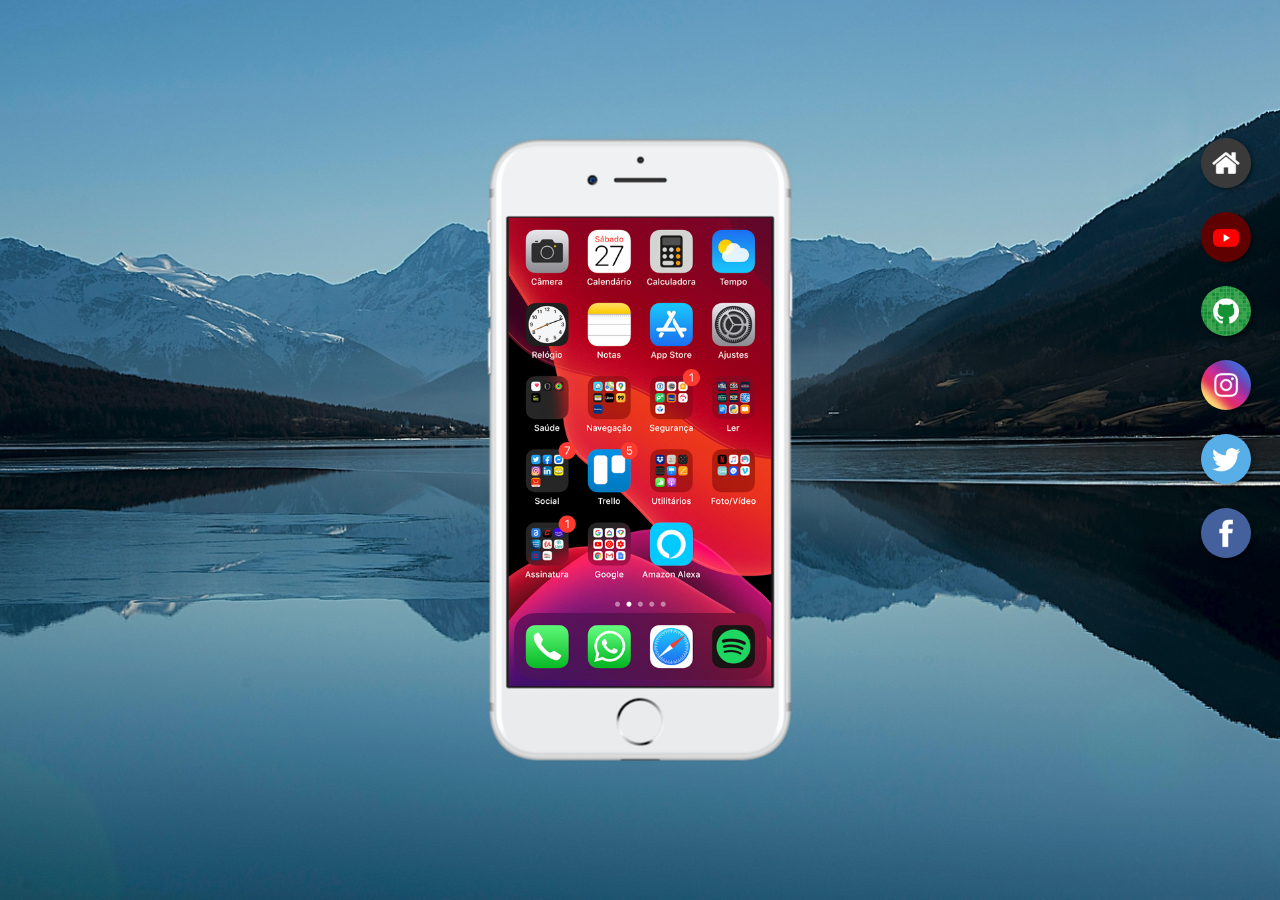
<file: index.html>
<!DOCTYPE html>
<html lang="pt">
<head>
    <meta charset="UTF-8">
    <meta name="viewport" content="width=device-width, initial-scale=1.0">
    <title>Projecto Redes Sociais</title>
    <link rel="shortcut icon" href="favicon.ico" type="image/x-icon">
    <link rel="stylesheet" href="estilos/style.css">
</head>
<body>
    <main>

        <section id="telefone">
            <iframe src="home.html" name="tela" id="tela" frameborder="0"></iframe>
        </section>

        <section id="redes-sociais">
            <a href="home.html" target="tela"><img src="imagens/logo-home.jpg" alt="Home"></a><br>
            <a href="youtube.html" target="tela"><img src="imagens/logo-youtube.jpg" alt="Youtube"></a><br>
            <a href="githube.html" target="tela"><img src="imagens/logo-github.jpg" alt="GitHub"></a><br>
            <a href="instagram.html" target="tela"><img src="imagens/logo-instagram.jpg" alt="Instagram"></a><br>
            <a href="twitter.html" target="tela"><img src="imagens/logo-twitter.jpg" alt="Twitter"></a><br>
            <a href="facebook.html" target="tela"><img src="imagens/logo-facebook.jpg" alt="Facebook"></a>
        </section>

    </main>
</body>
</html>
</file>
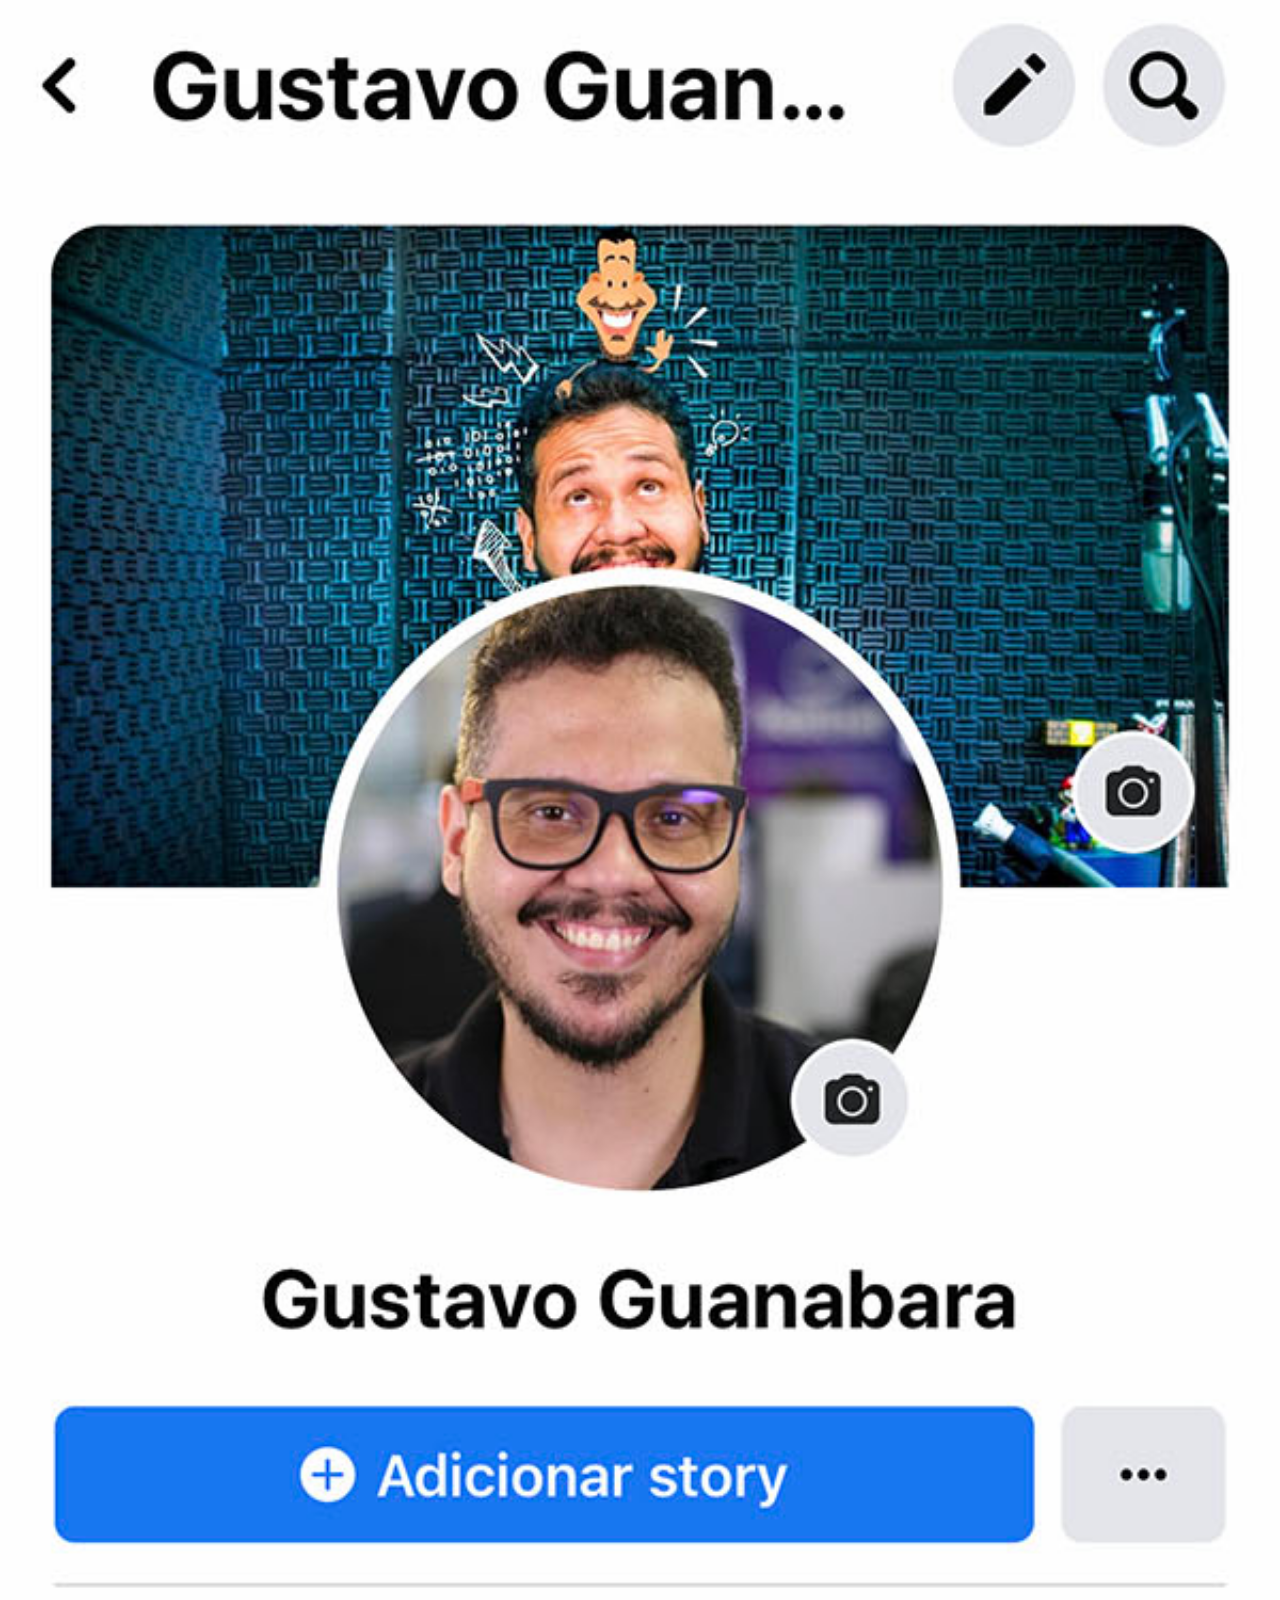
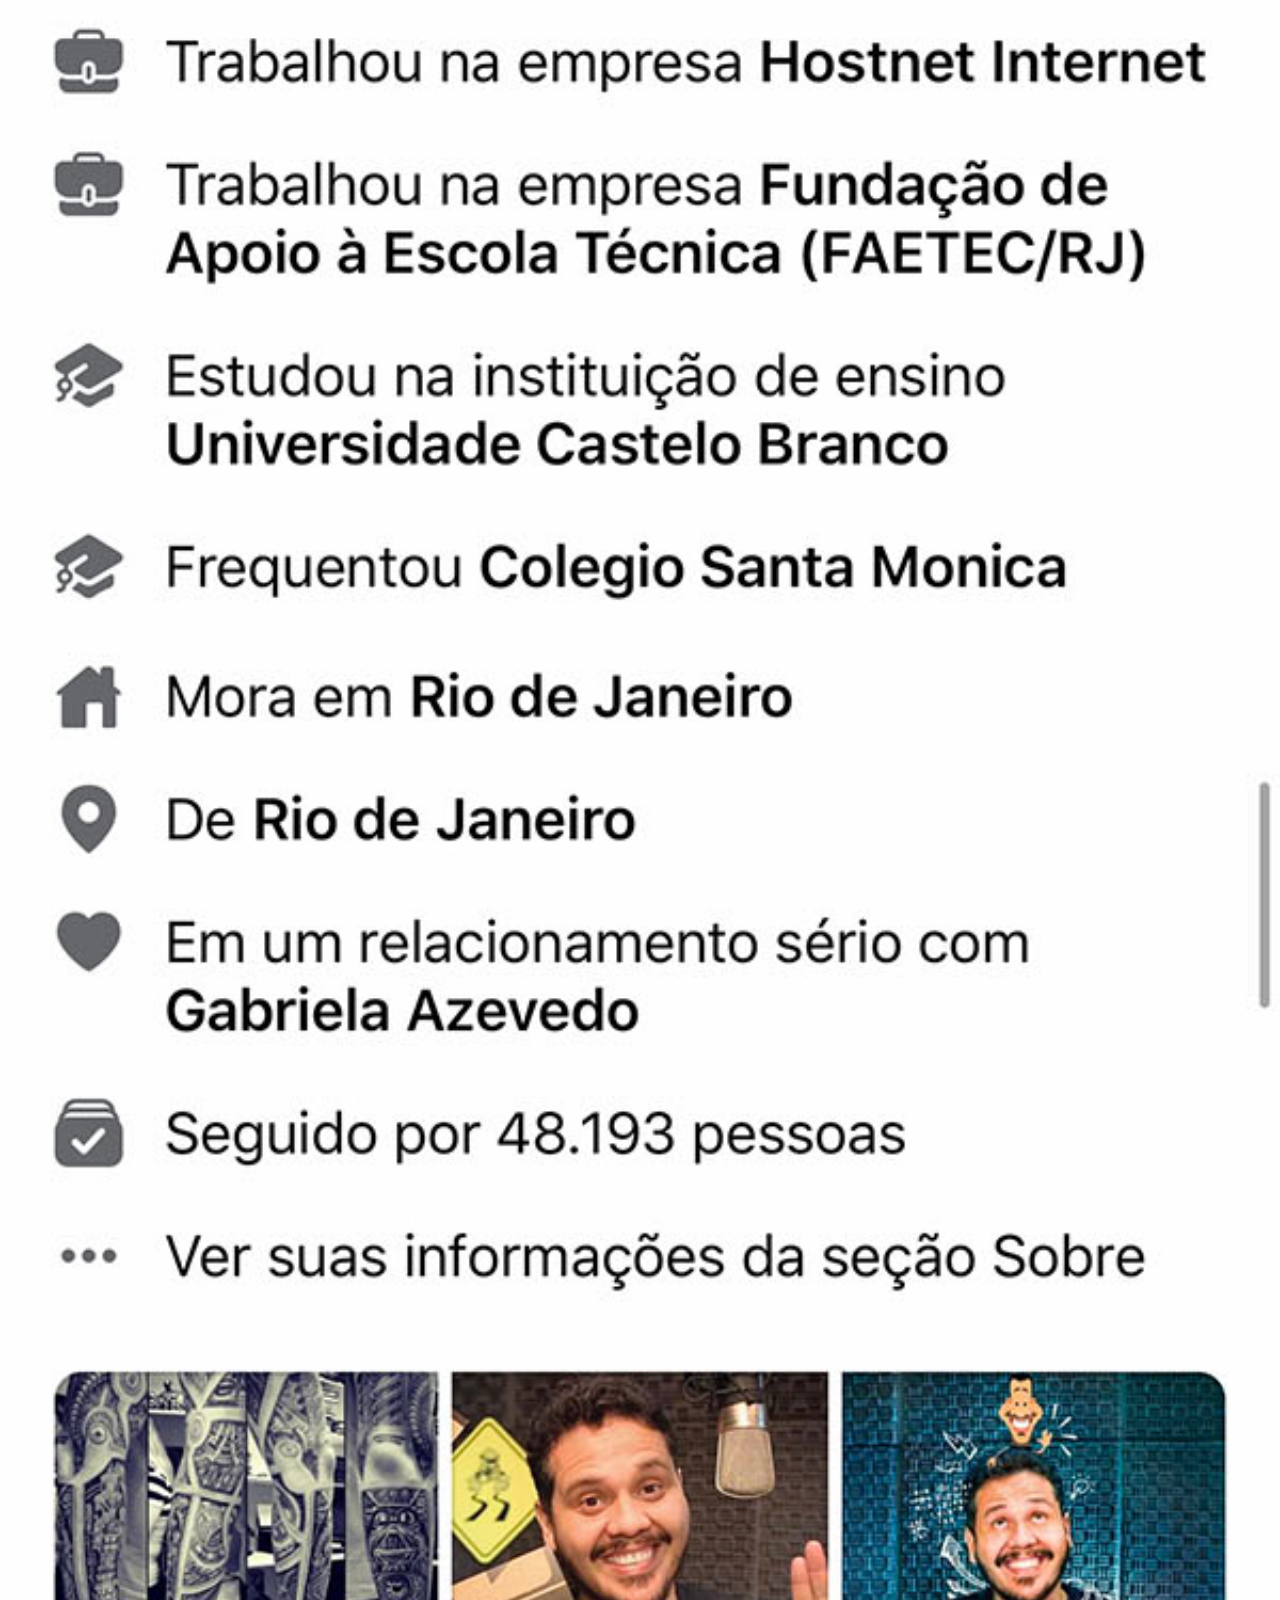
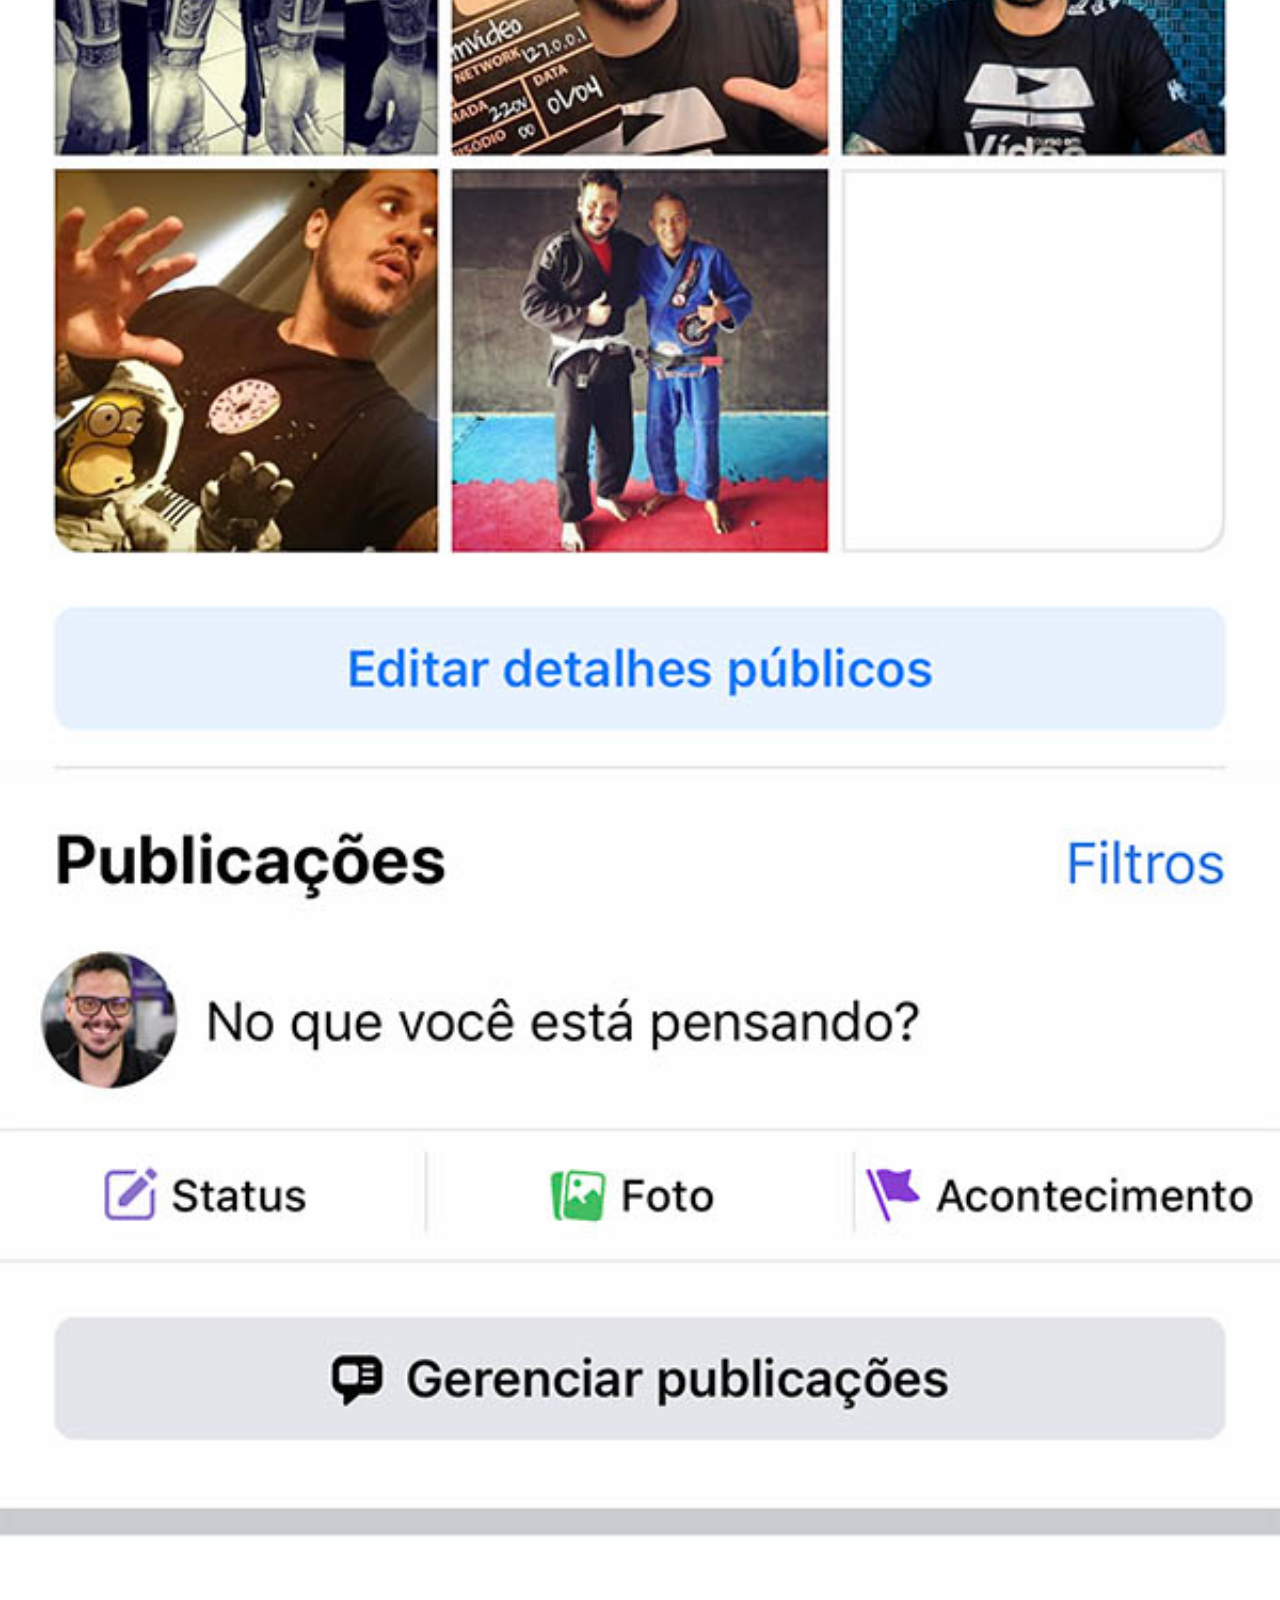
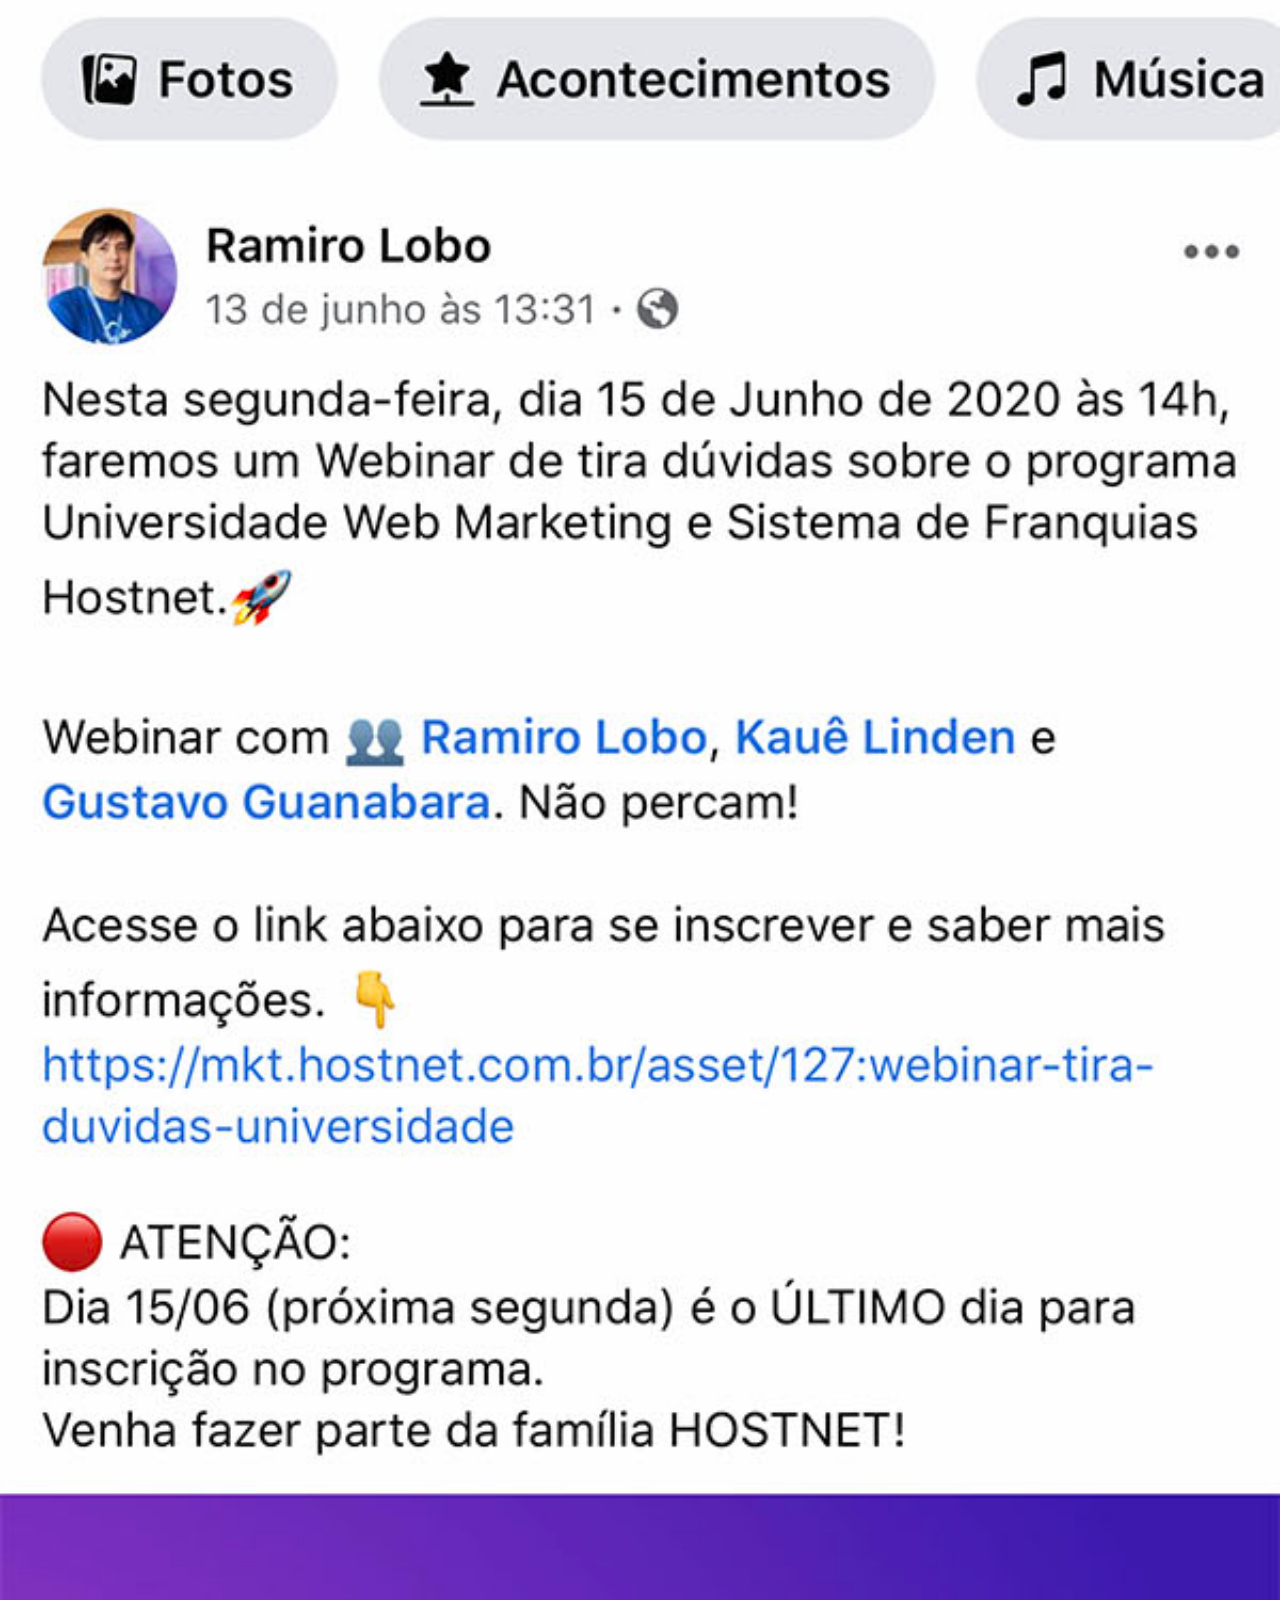
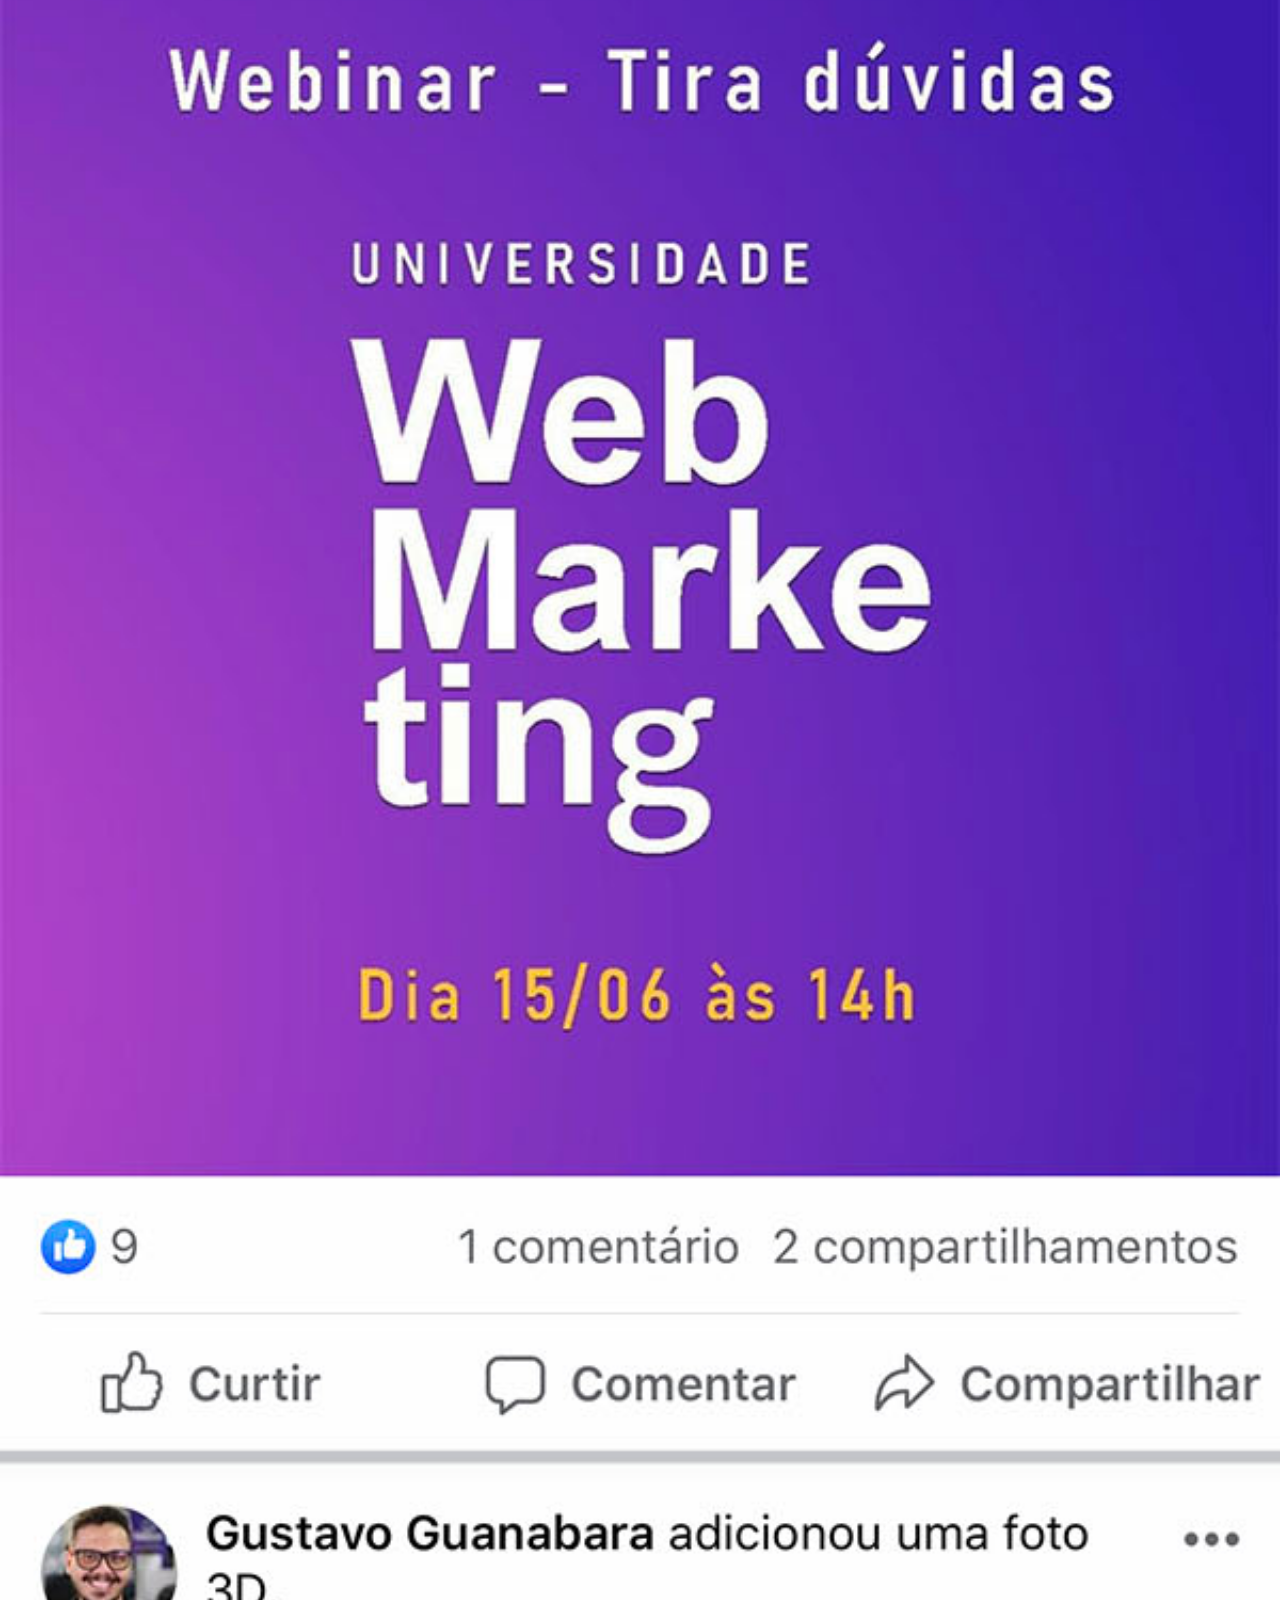
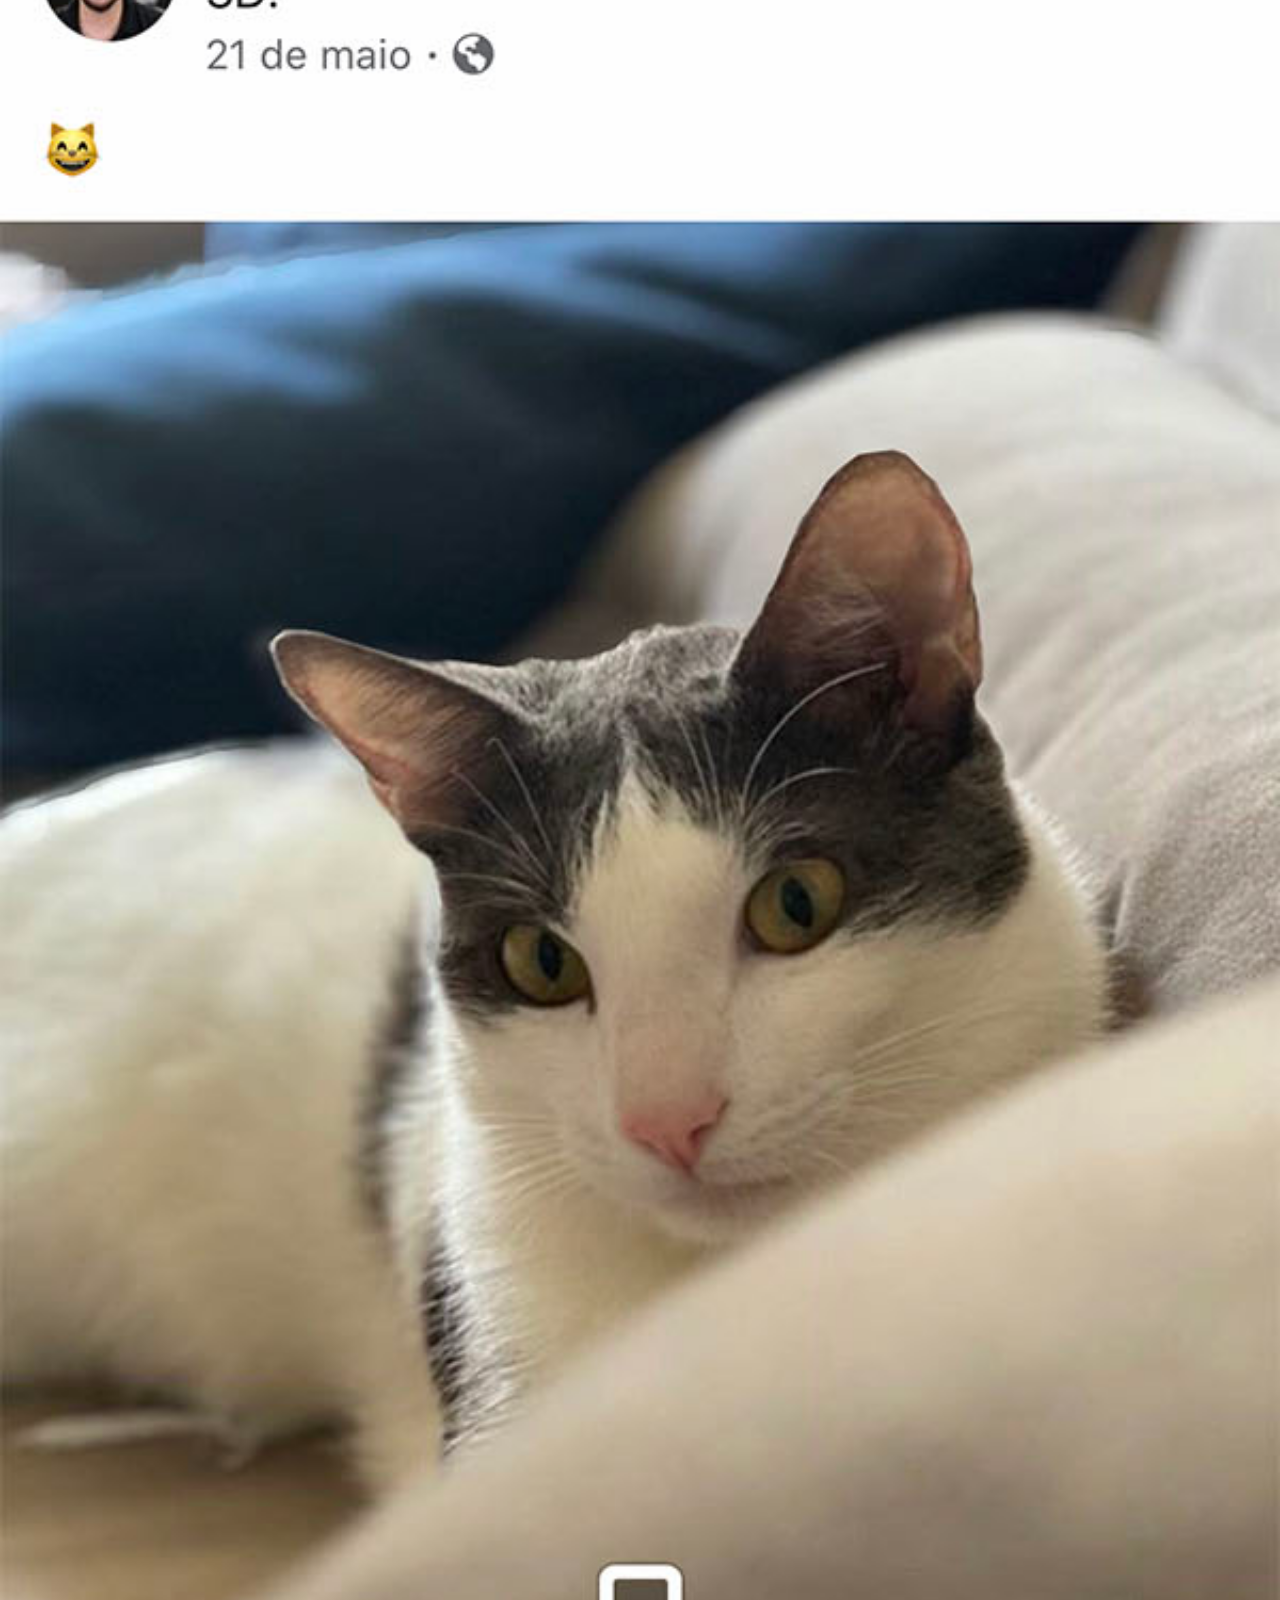
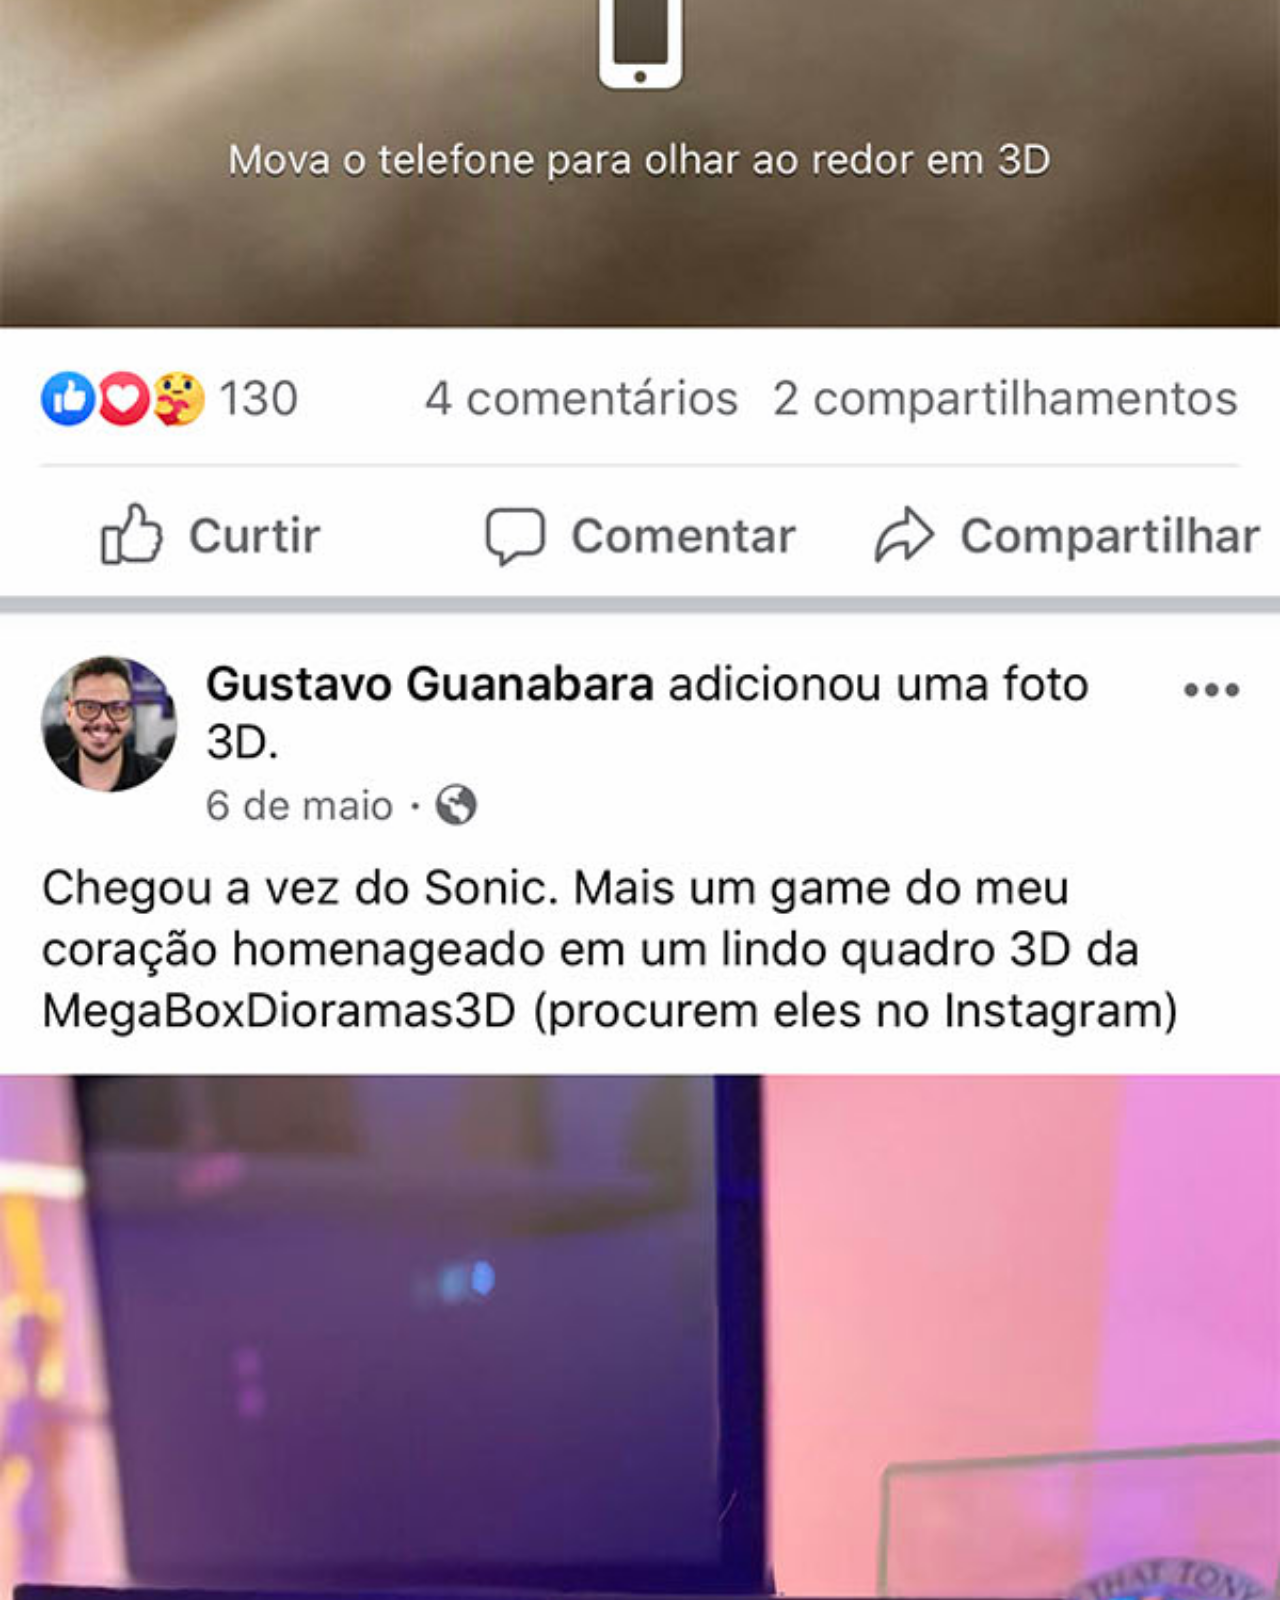
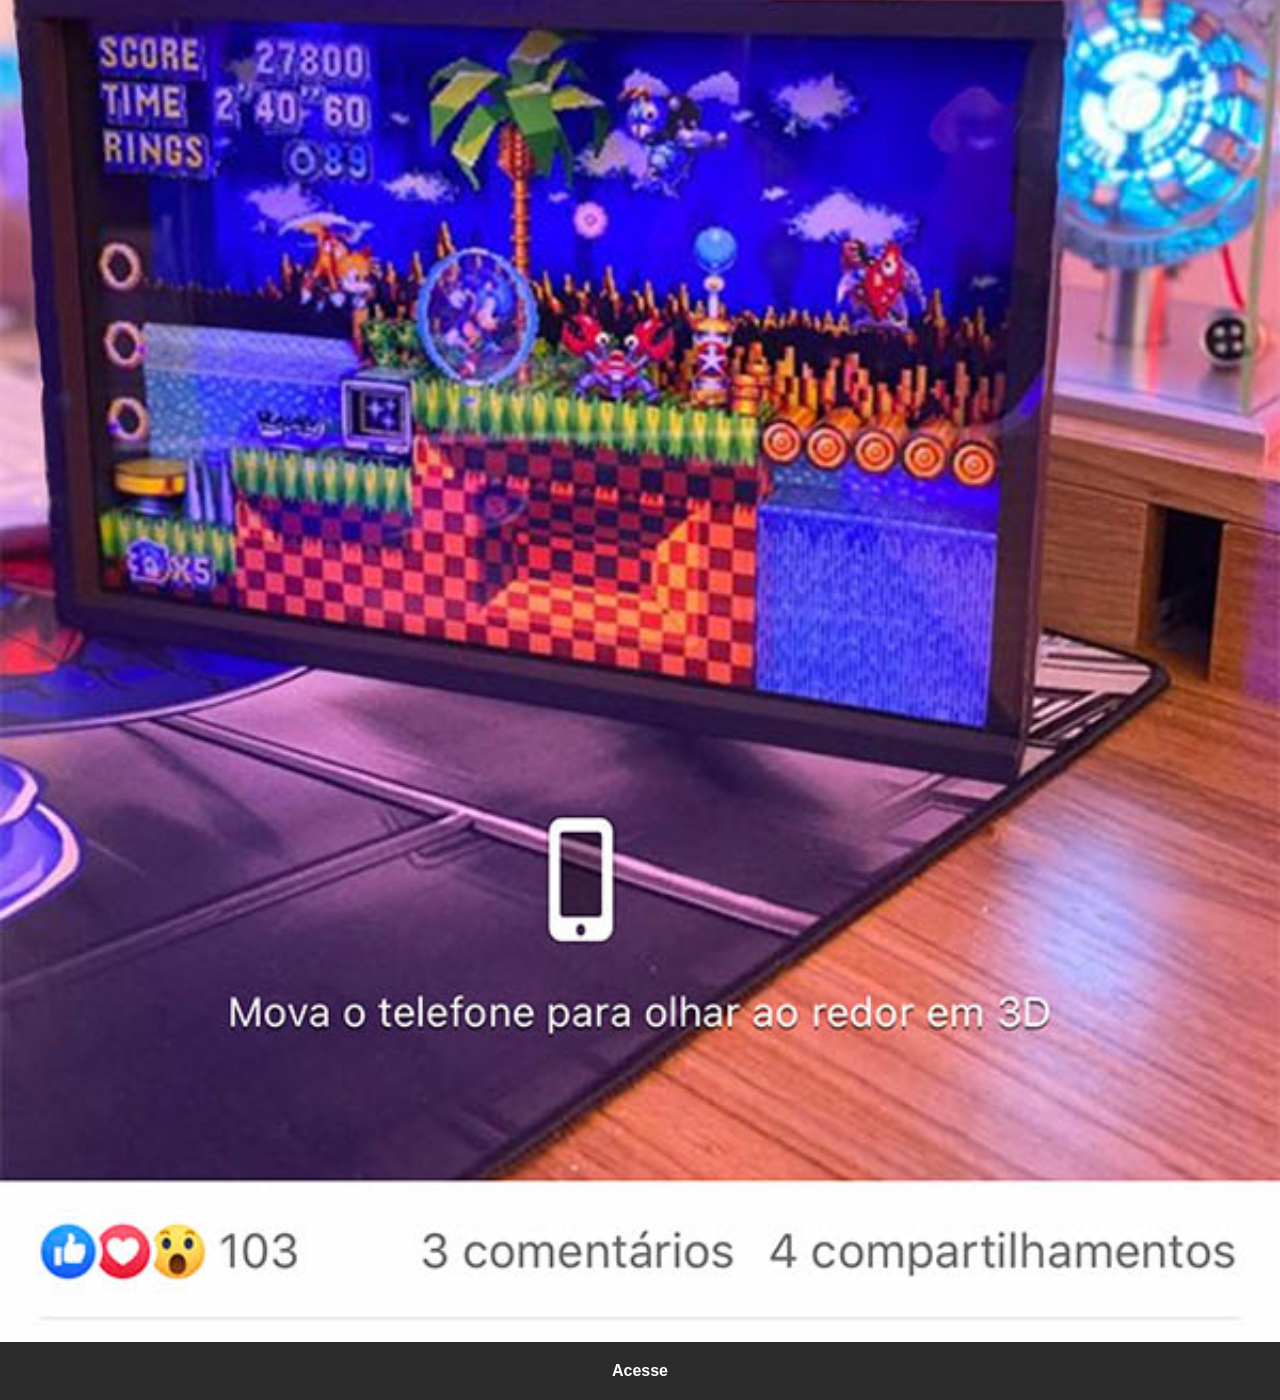
<file: facebook.html>
<!DOCTYPE html>
<html lang="pt">
<head>
    <meta charset="UTF-8">
    <meta name="viewport" content="width=device-width, initial-scale=1.0">
    <title>Facebook</title>
    <link rel="stylesheet" href="estilos/social.css">
</head>
<body>
    <img src="imagens/tela-facebook.jpg" alt="Facebook">
    <a href="https://www.facebook.com/" target="_blank">Acesse</a>
</body>
</html>
</file>
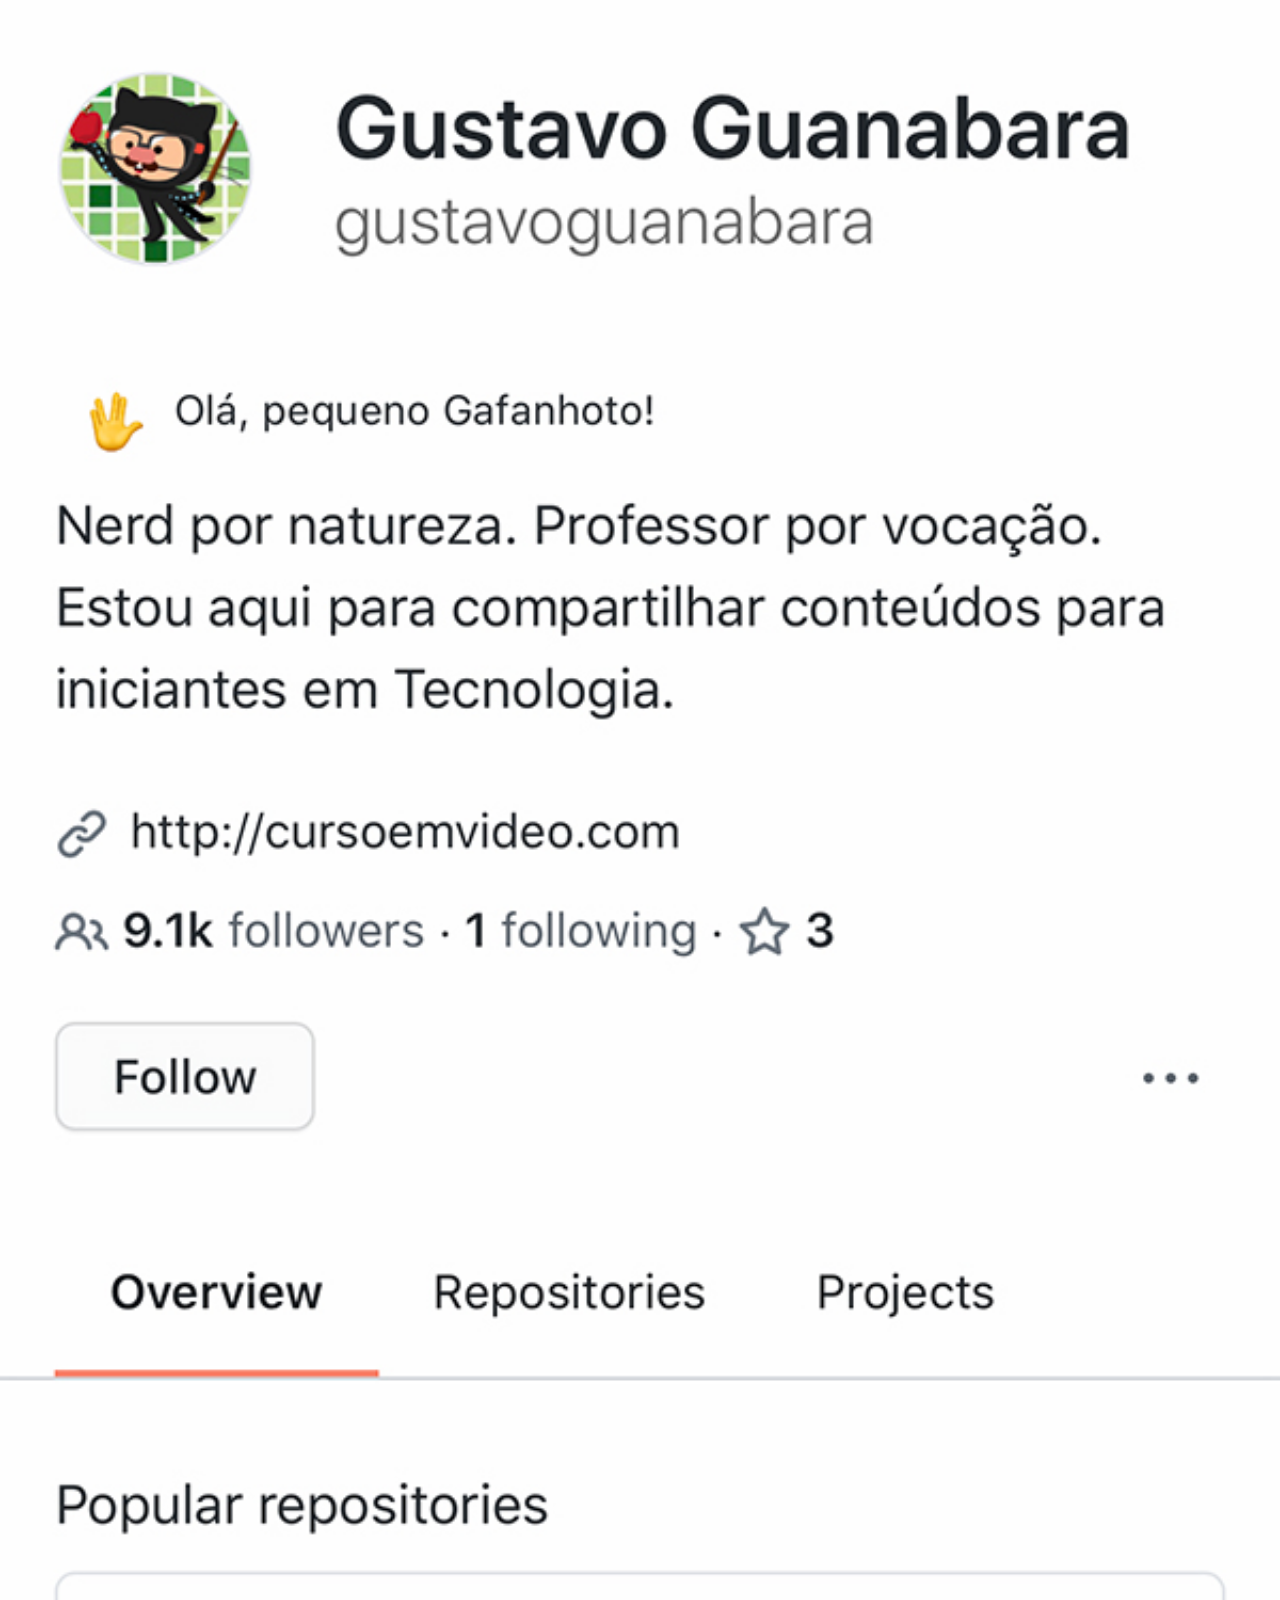
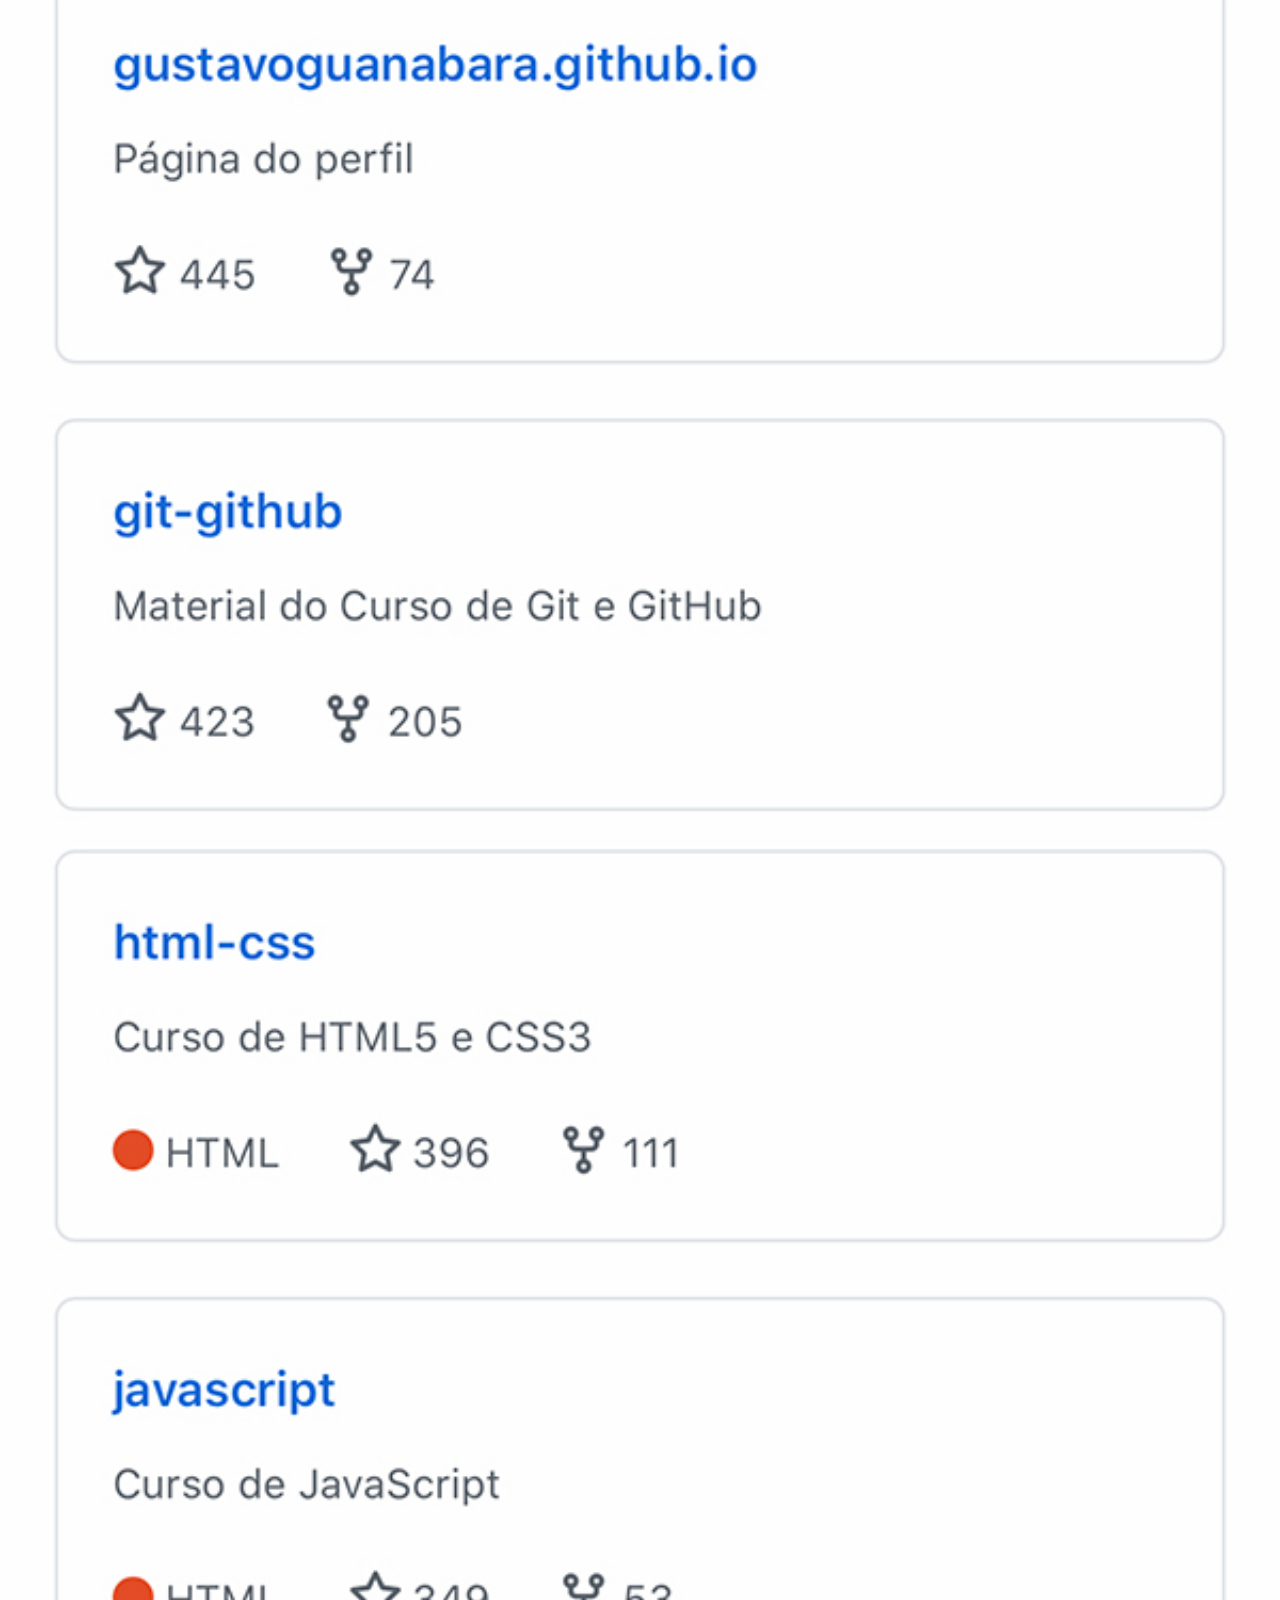
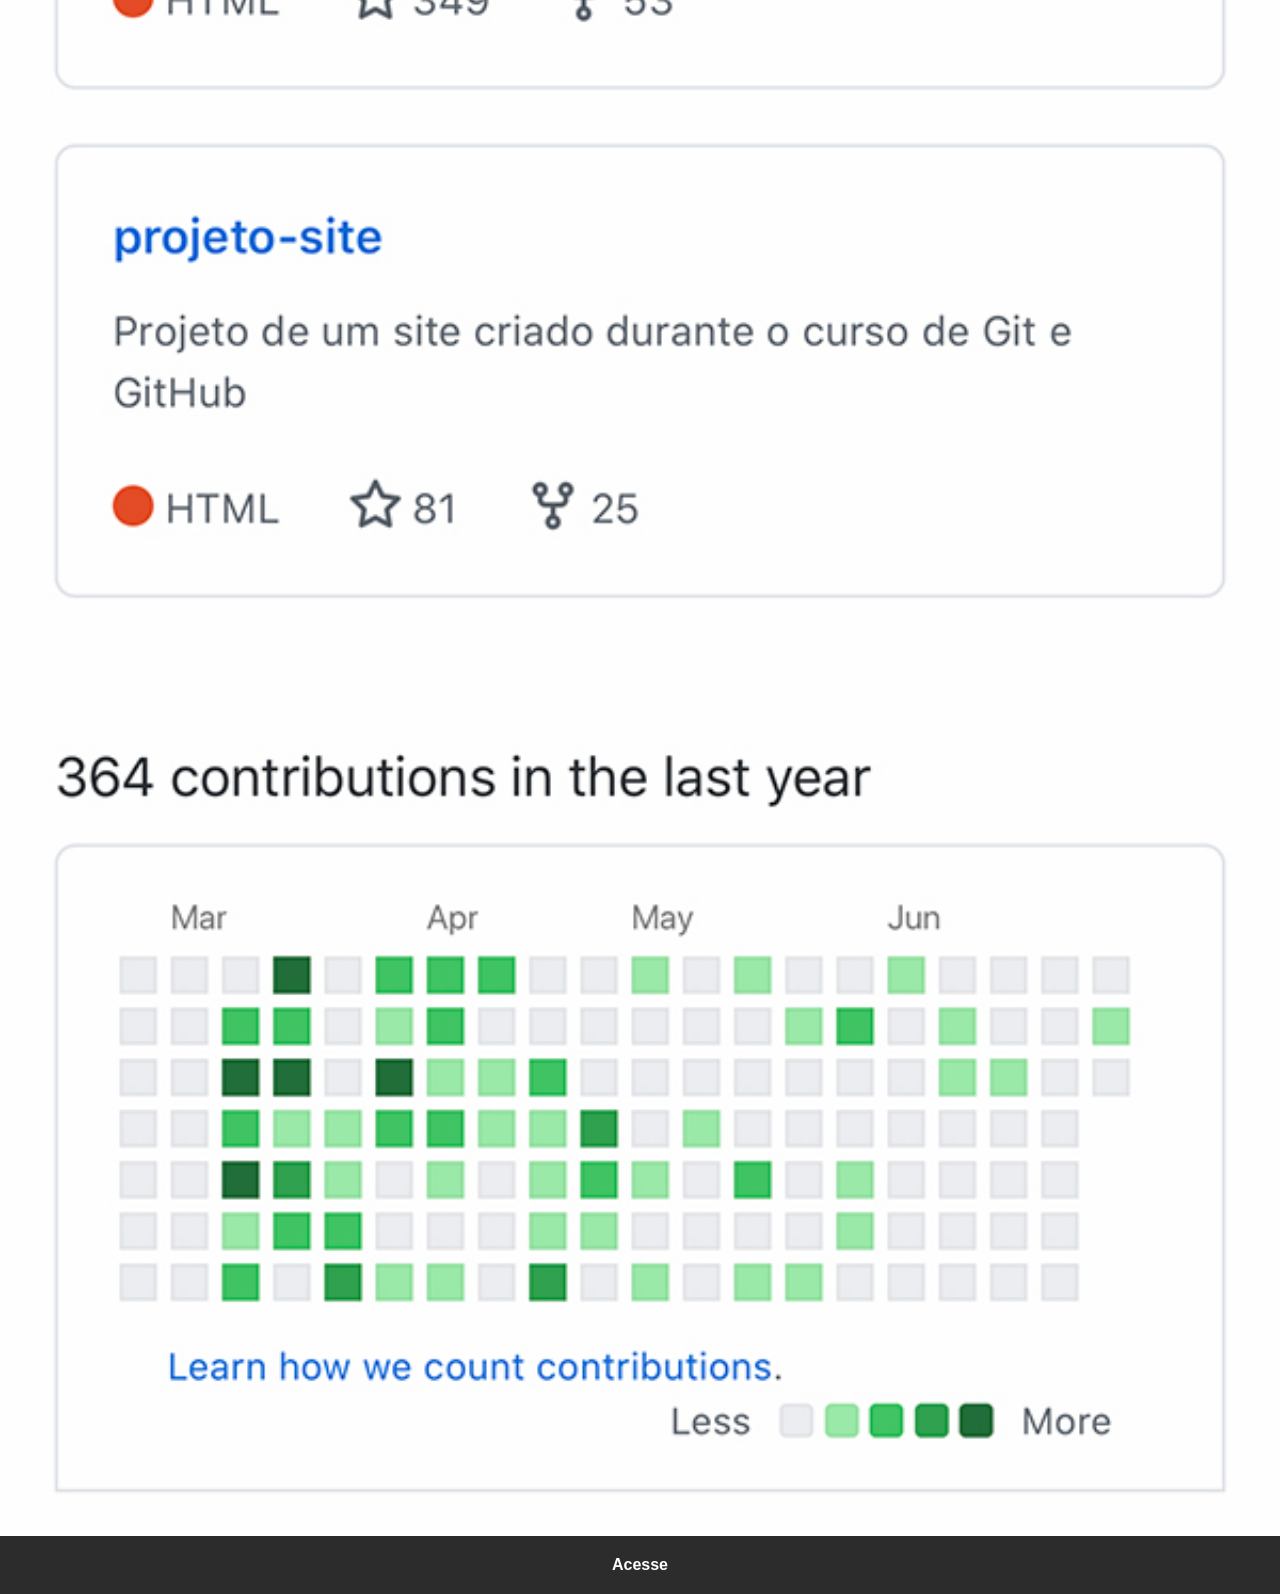
<file: githube.html>
<!DOCTYPE html>
<html lang="pt">
<head>
    <meta charset="UTF-8">
    <meta name="viewport" content="width=device-width, initial-scale=1.0">
    <title>GitHub</title>
    <link rel="stylesheet" href="estilos/social.css">
</head>
<body>
    <img src="imagens/tela-github.jpg" alt="GitHub">
    <a href="https://github.com/" target="_blank">Acesse</a>
</body>
</html>
</file>
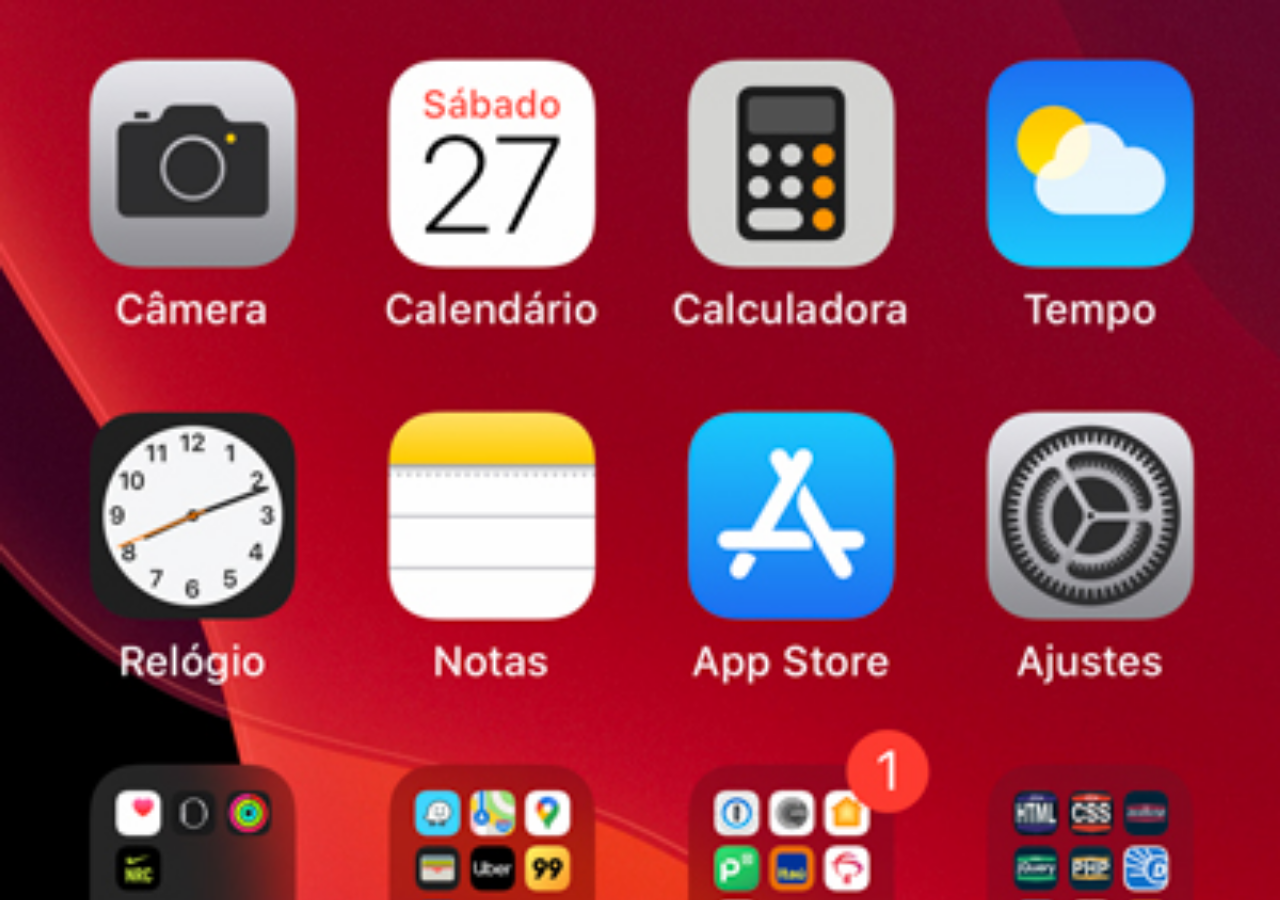
<file: home.html>
<!DOCTYPE html>
<html lang="pt">
<head>
    <meta charset="UTF-8">
    <meta name="viewport" content="width=device-width, initial-scale=1.0">
    <title>Home</title>
</head>
<style>
    * {
        margin: 0px;
        padding: 0px;
    }
    body {
        width: 100vw;
        height: 100vh;
        background: black url('imagens/tela-home.jpg') no-repeat top center;
        background-size: cover;
    }
</style>
<body>
    
</body>
</html>
</file>
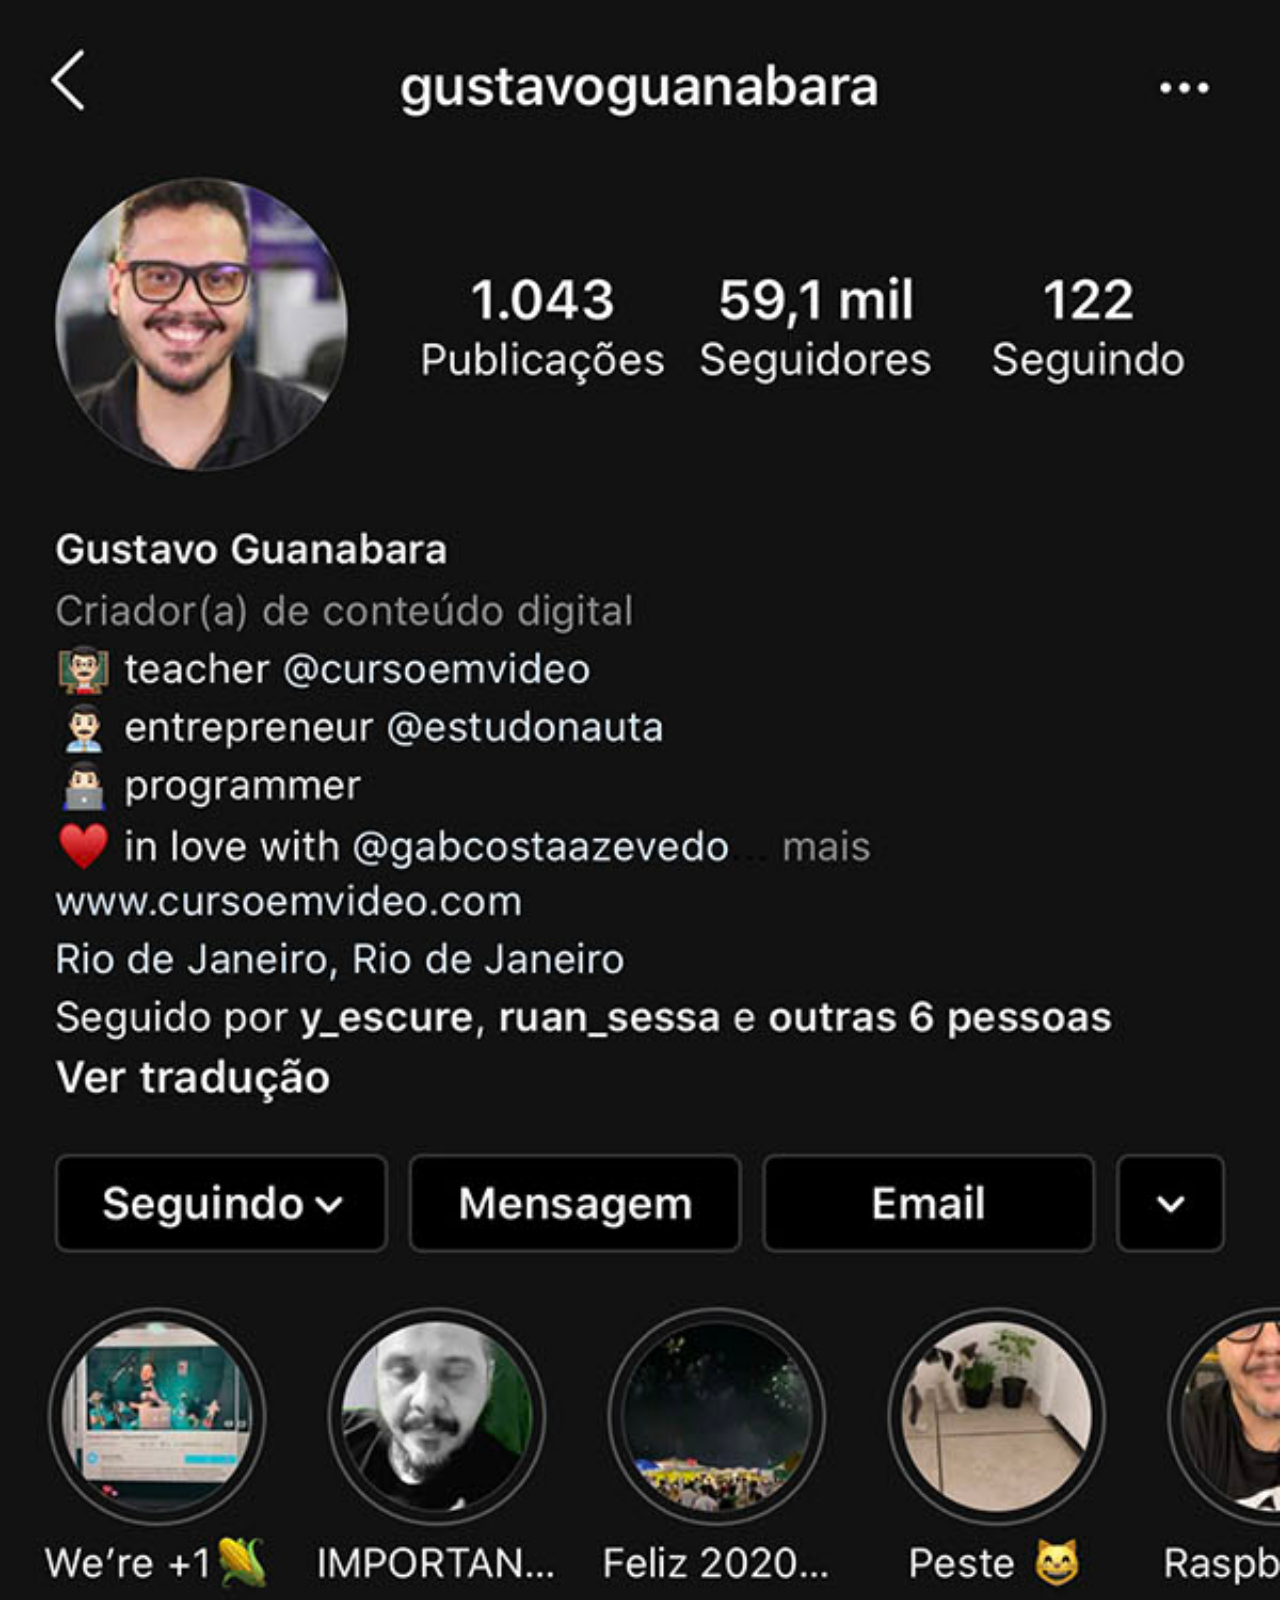
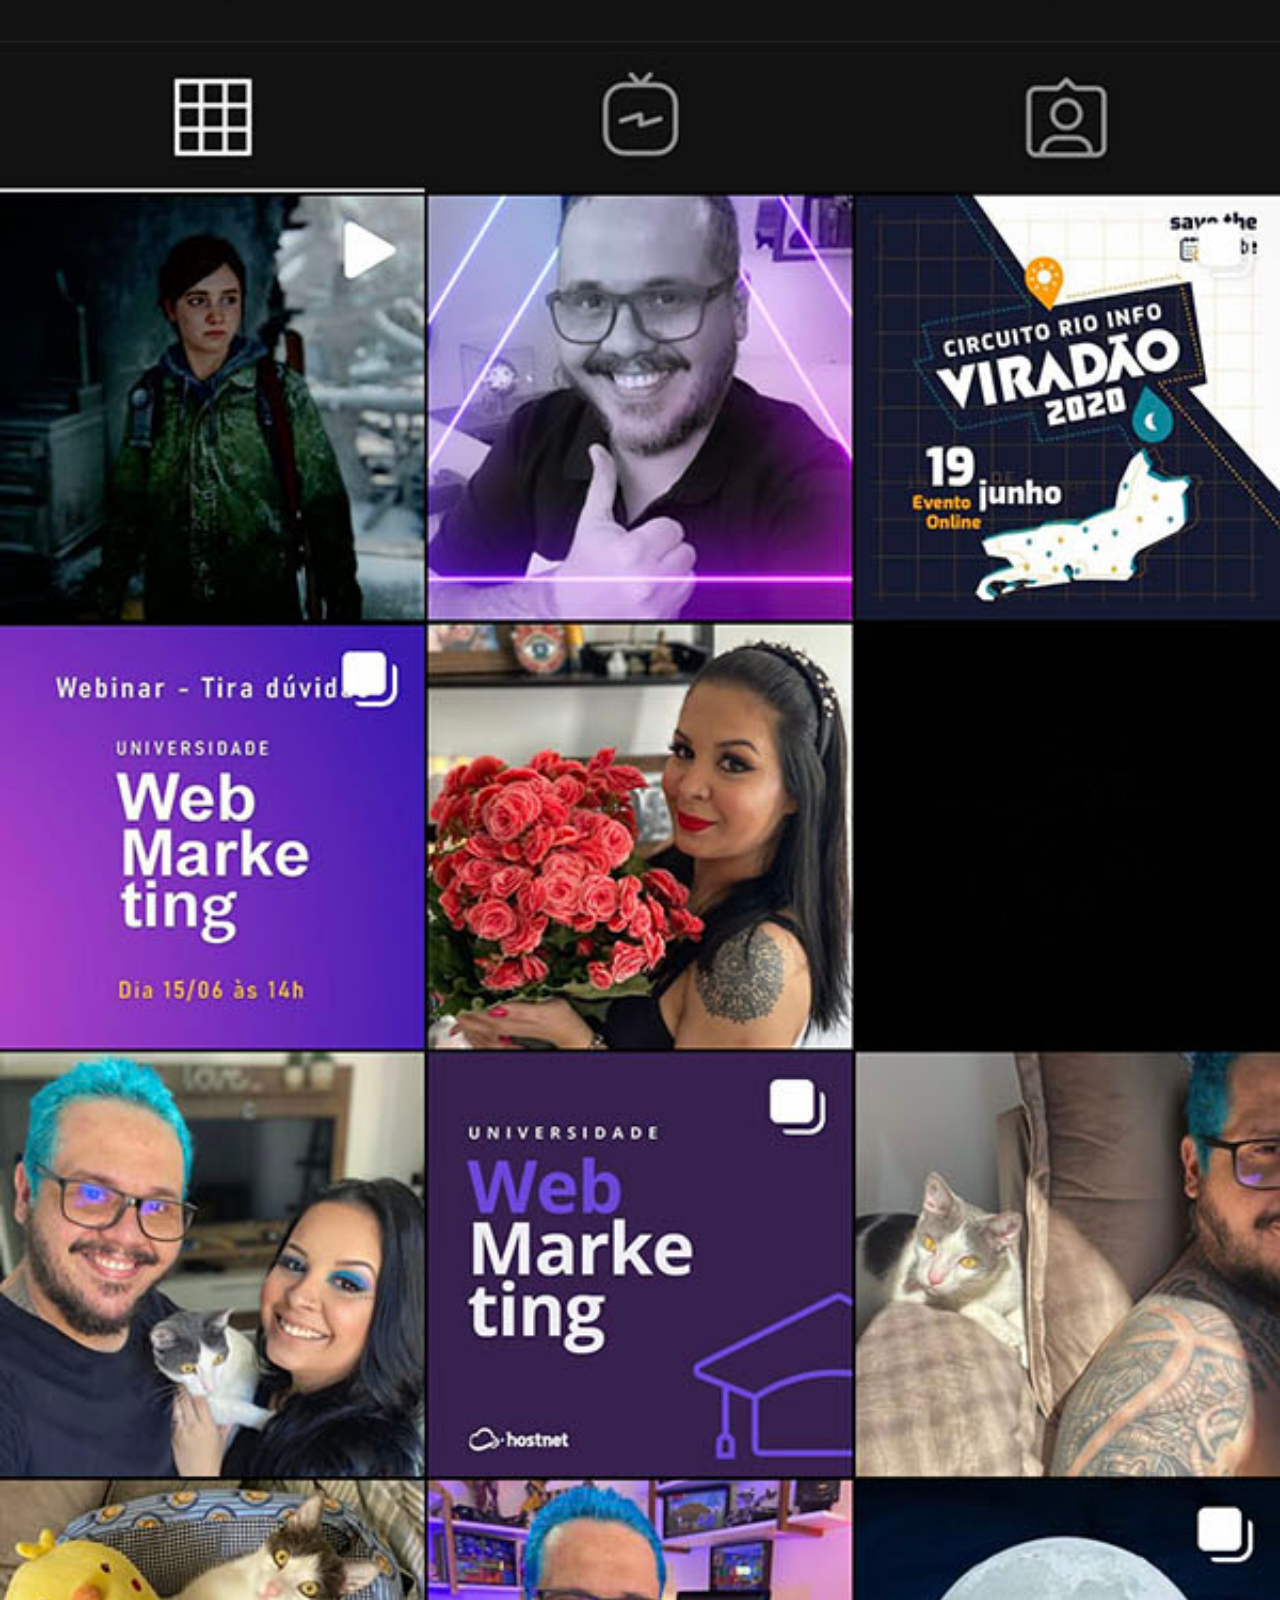
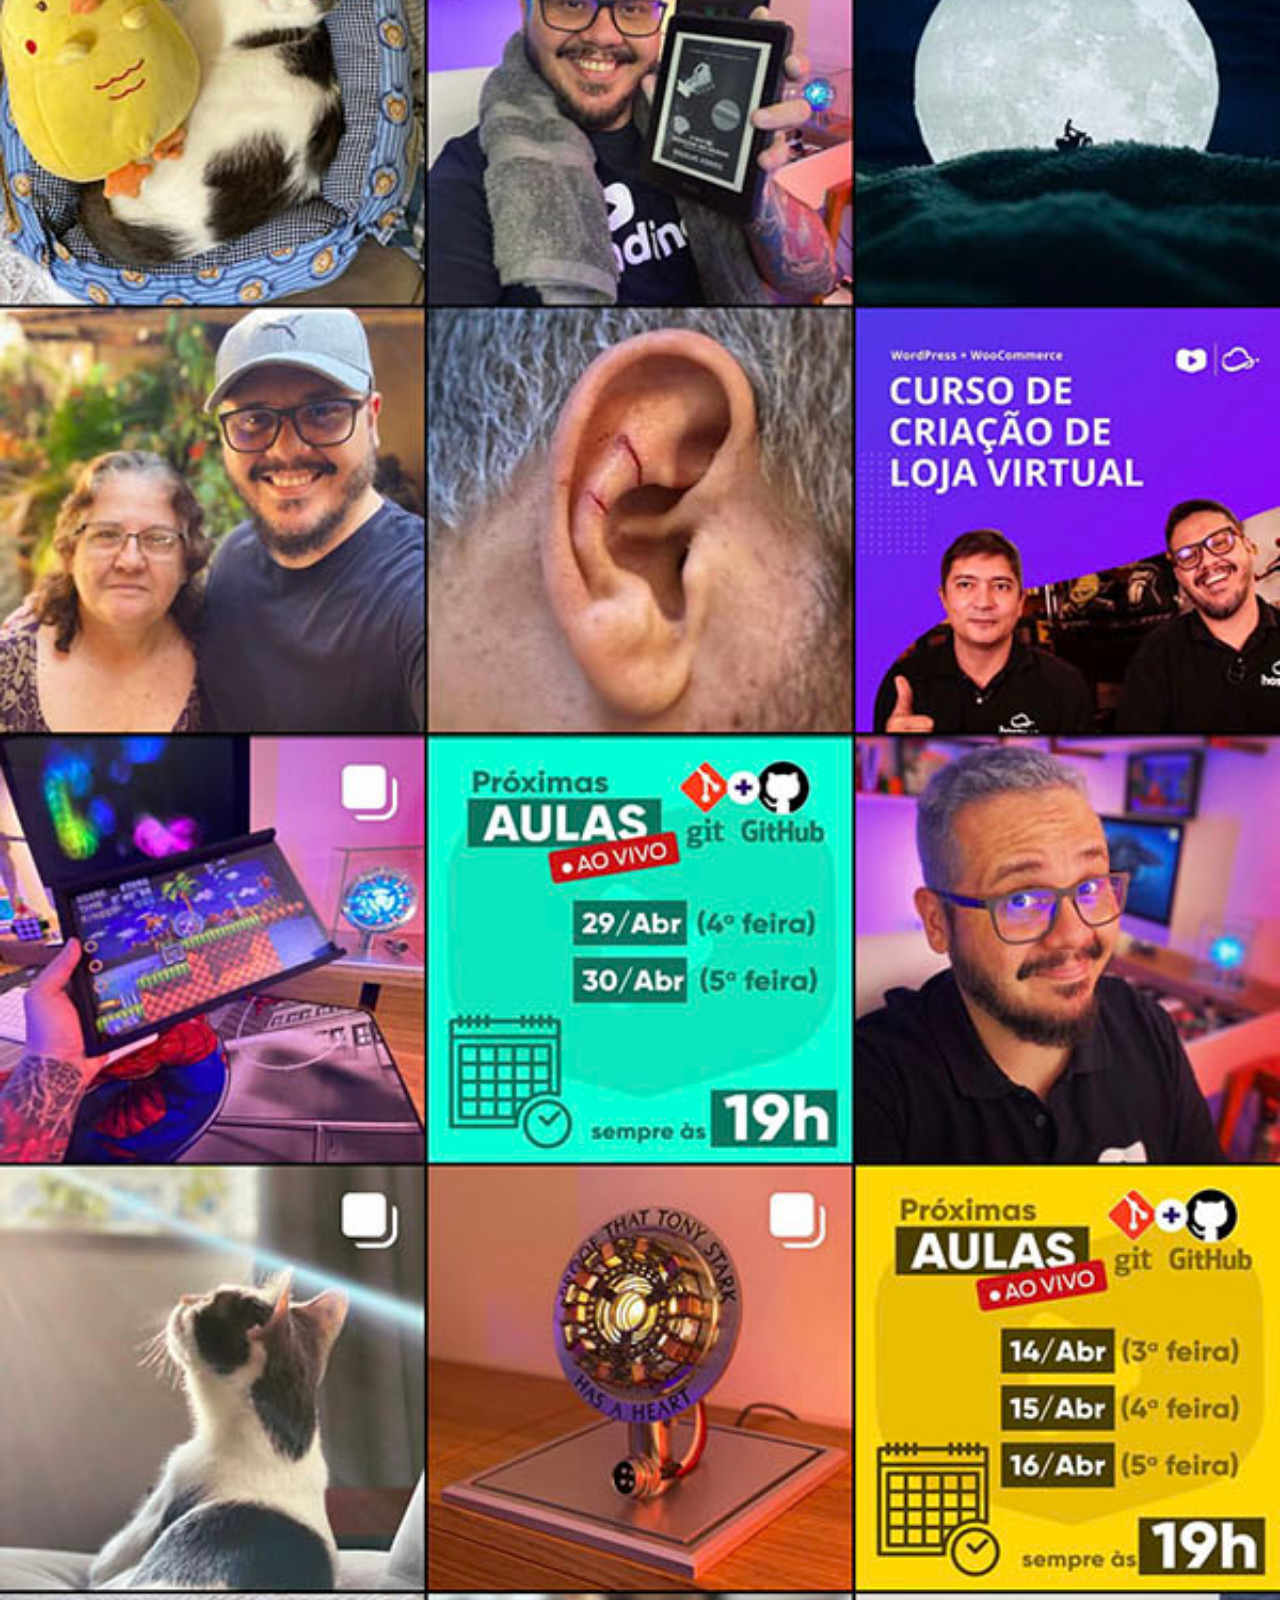
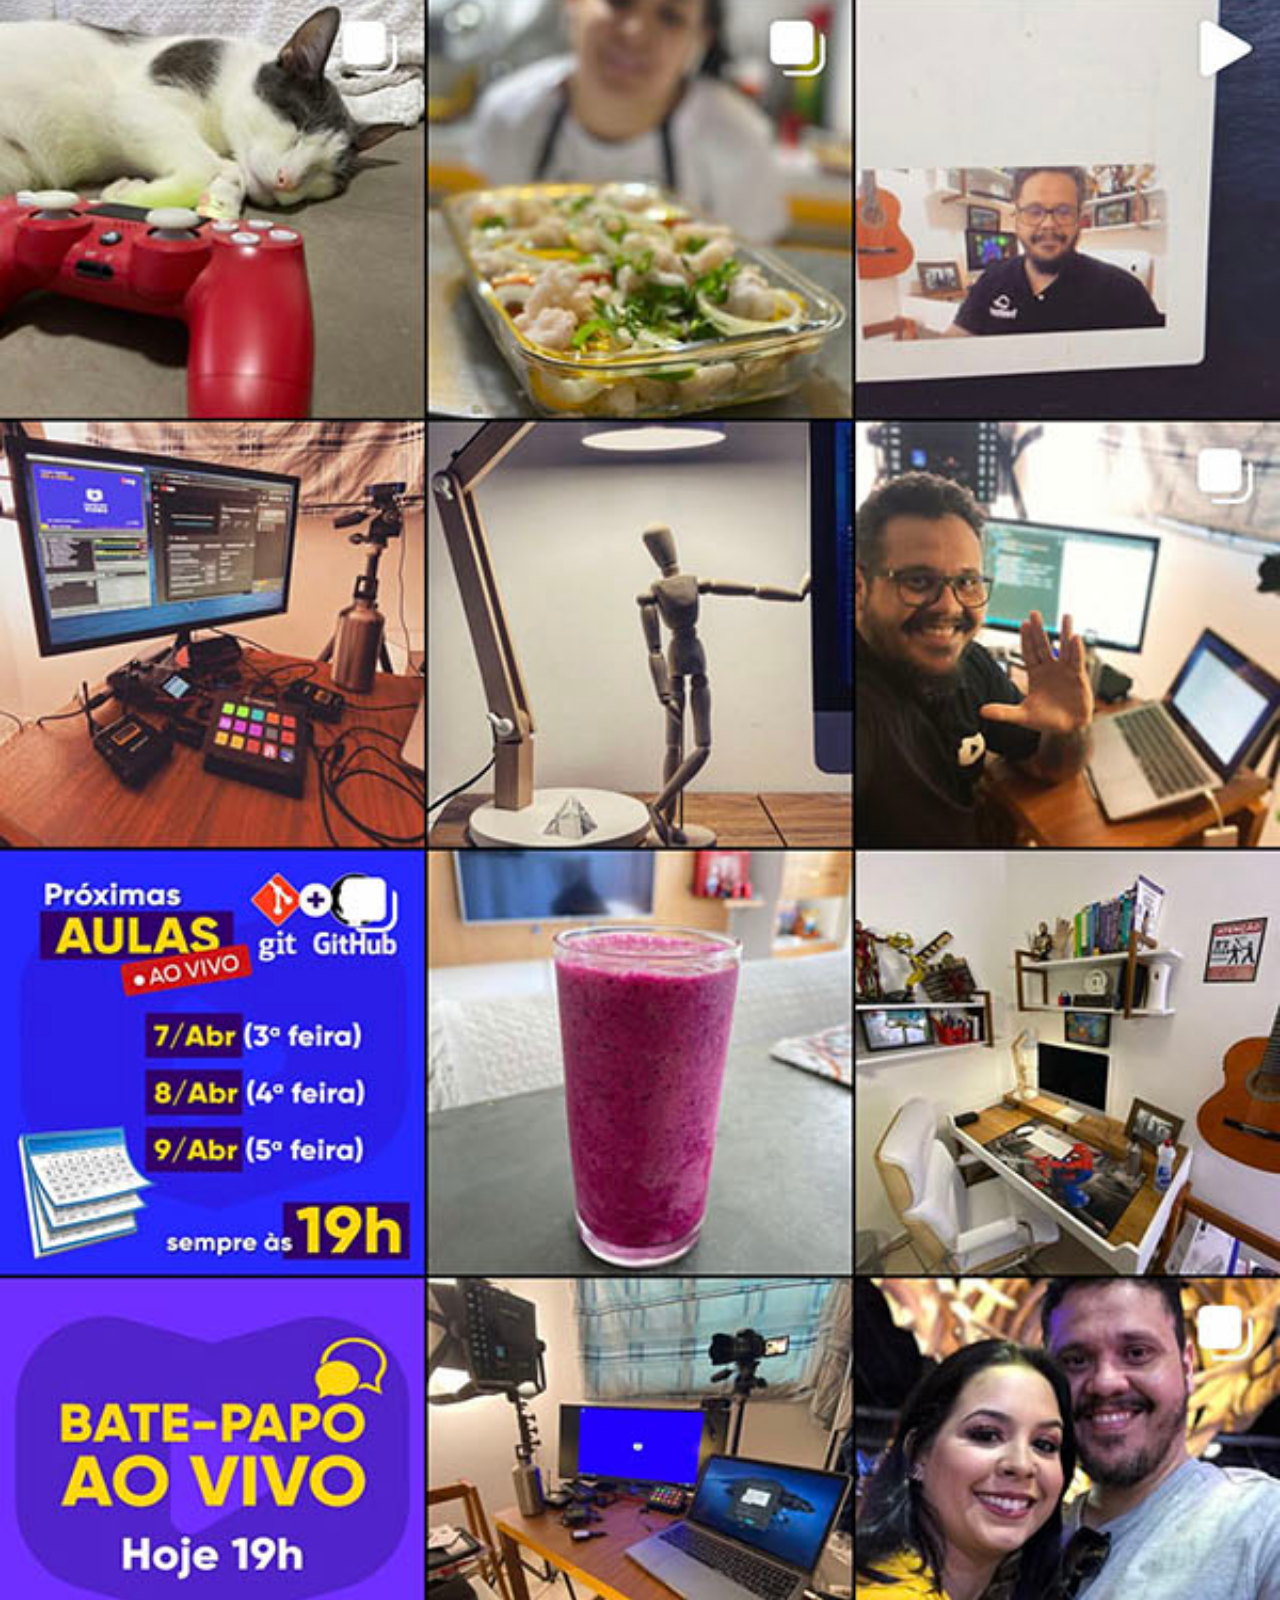
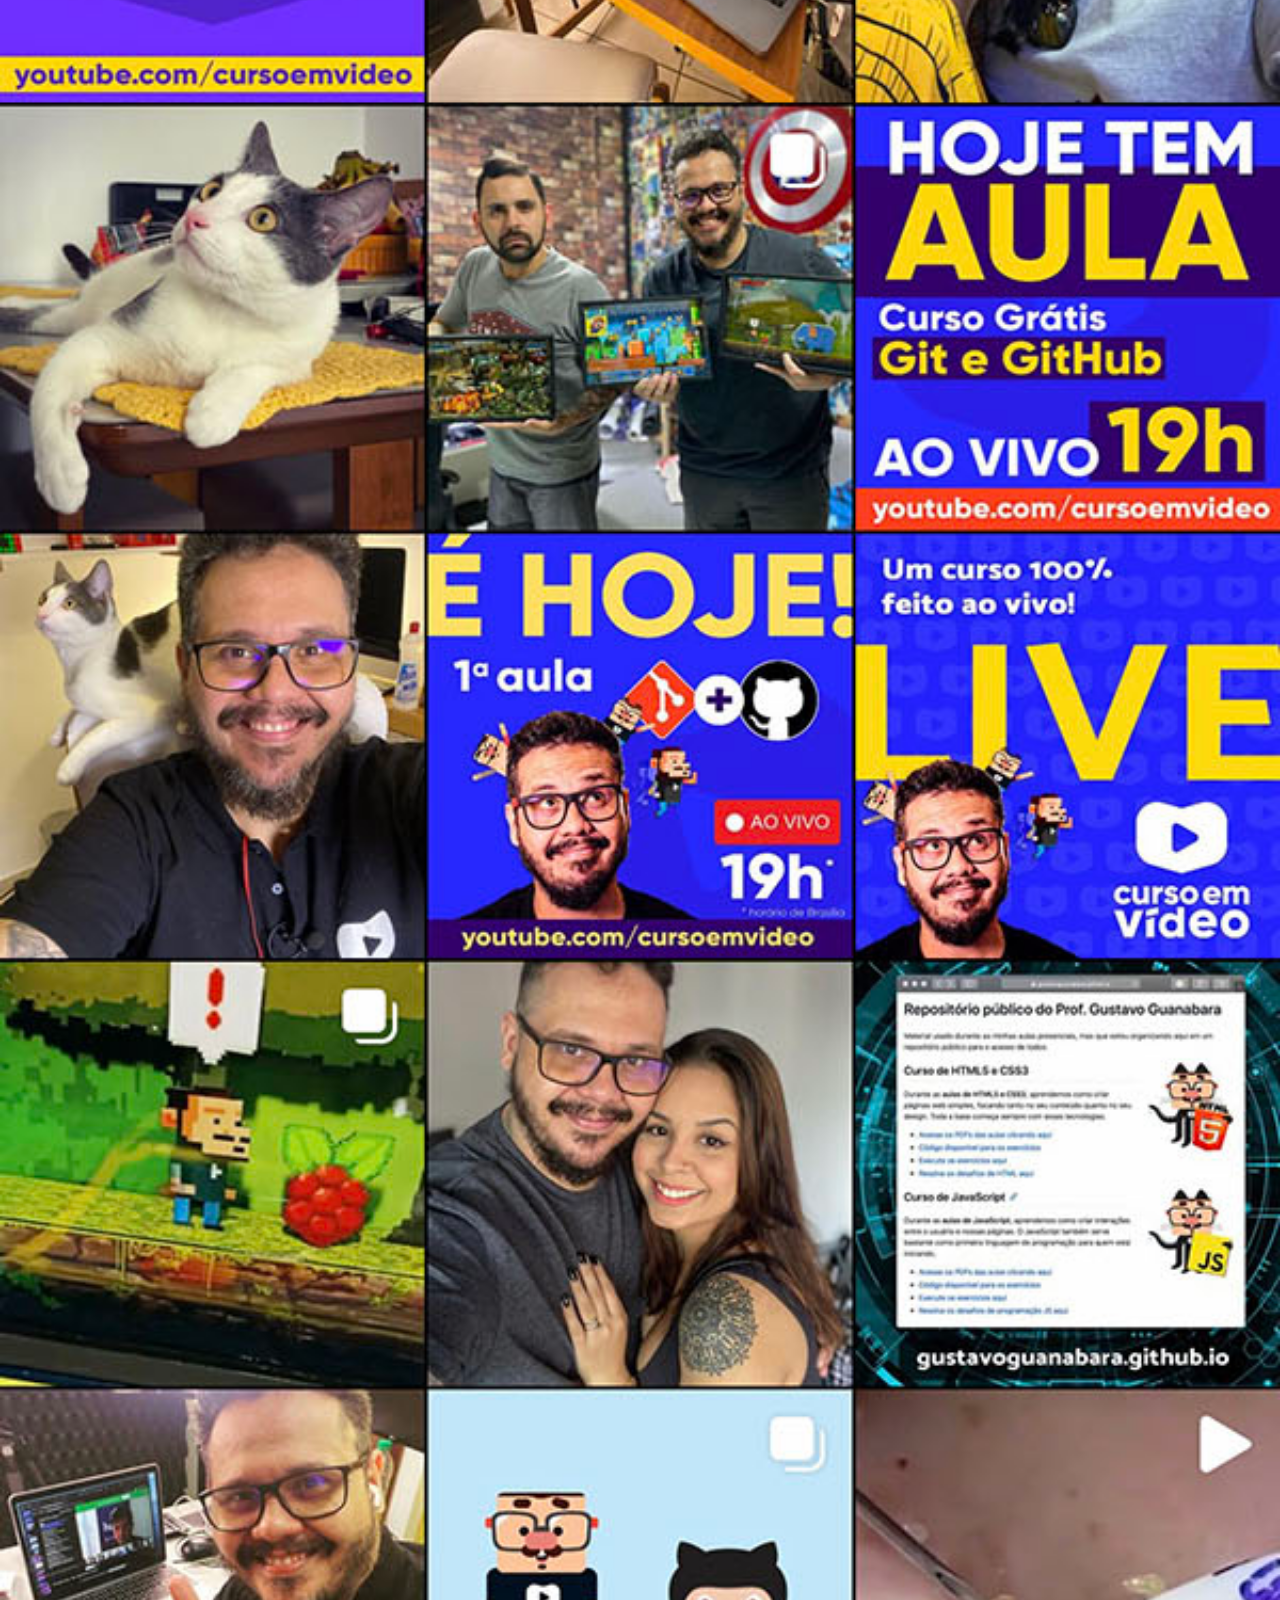
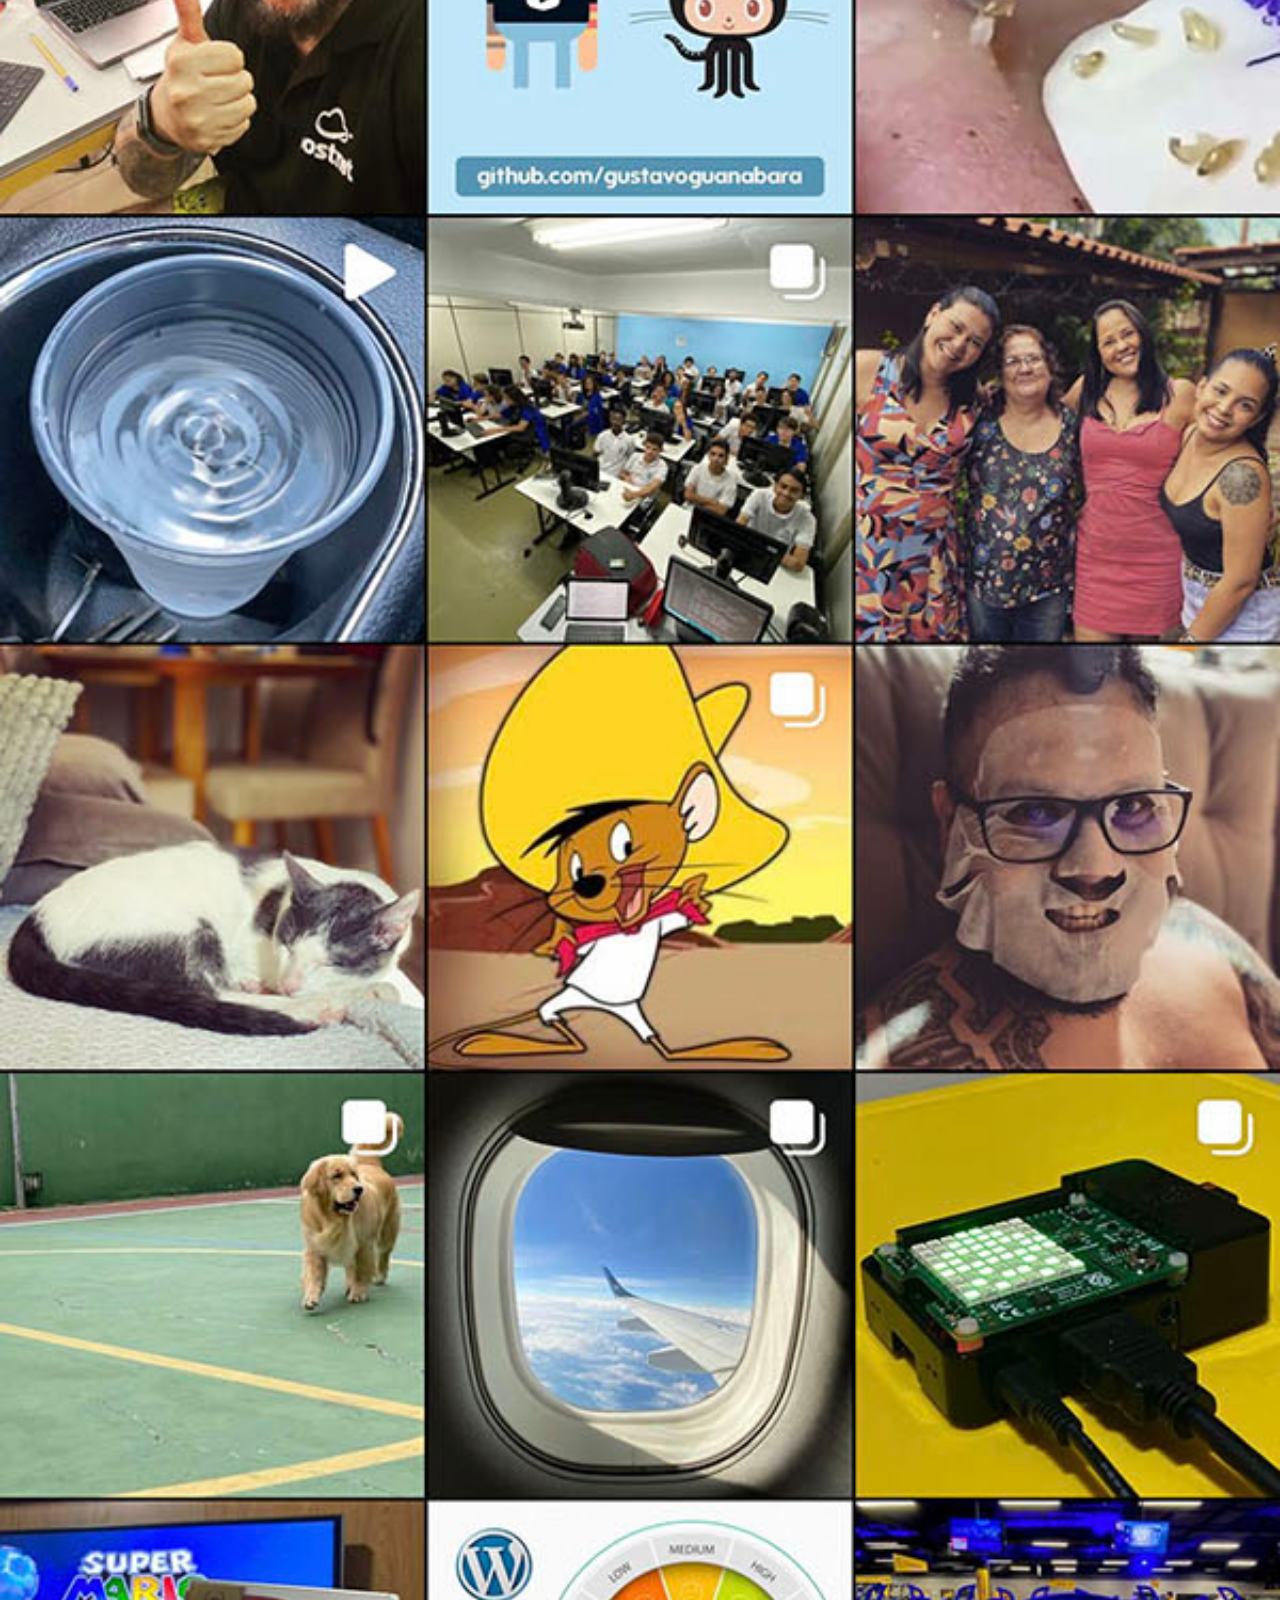
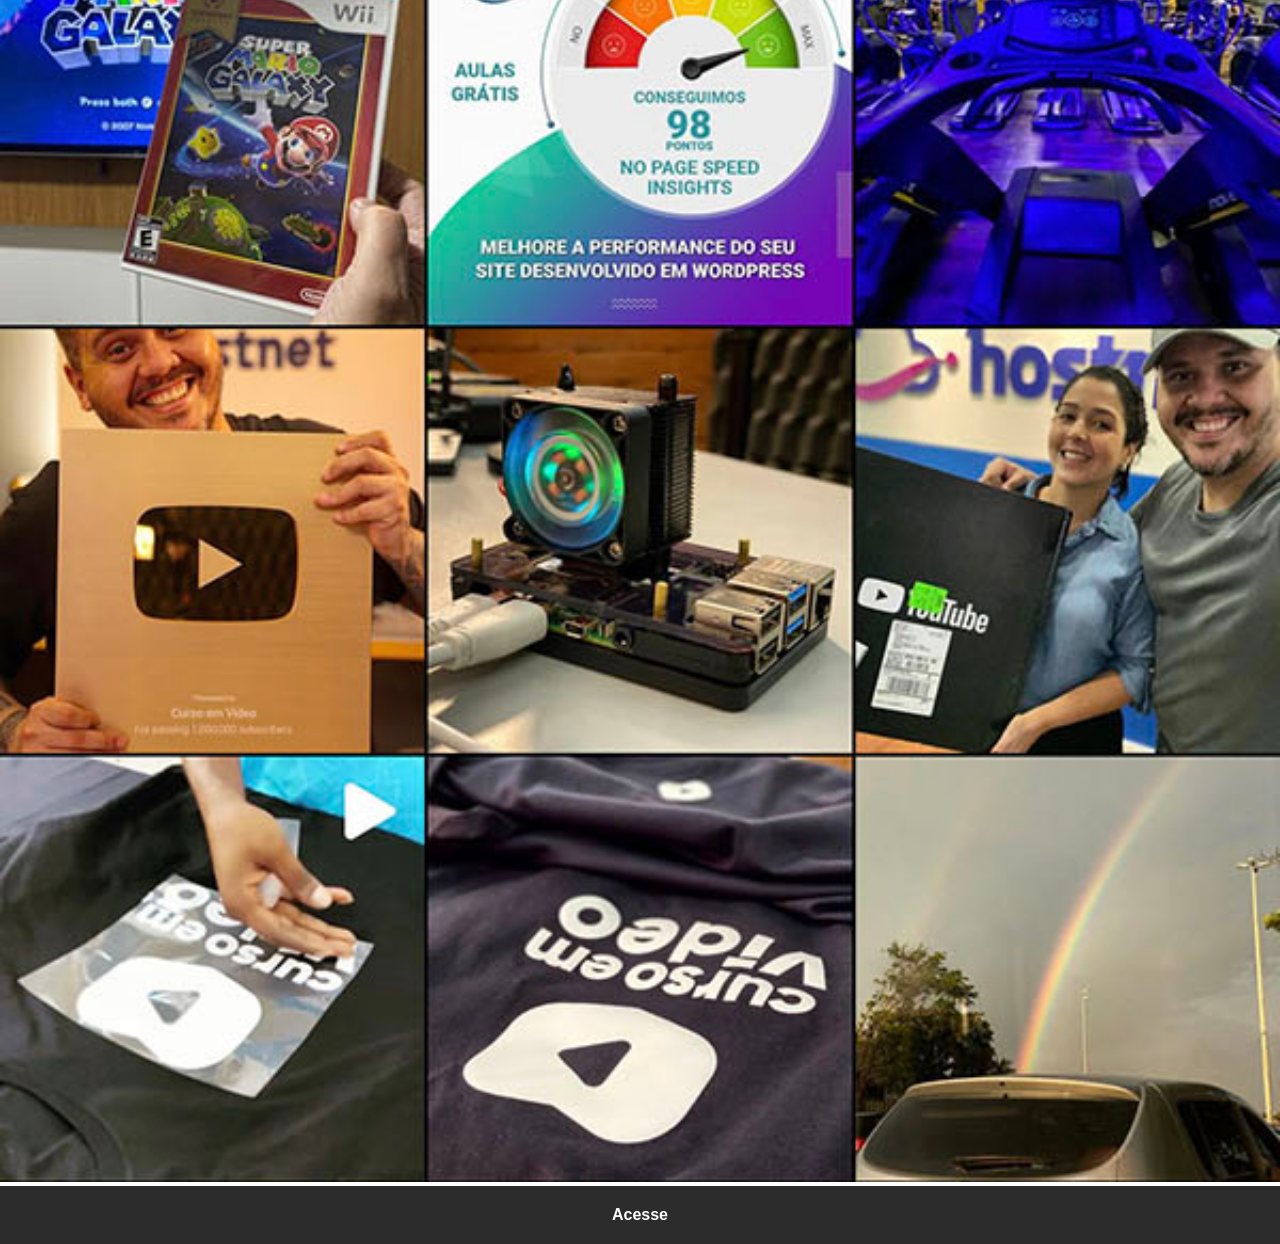
<file: instagram.html>
<!DOCTYPE html>
<html lang="pt">
<head>
    <meta charset="UTF-8">
    <meta name="viewport" content="width=device-width, initial-scale=1.0">
    <title>Instagram</title>
    <link rel="stylesheet" href="estilos/social.css">
</head>
<body>
    <img src="imagens/tela-instagram.jpg" alt="Instagram">
    <a href="https://www.instagram.com/" target="_blank">Acesse</a>
</body>
</html>
</file>
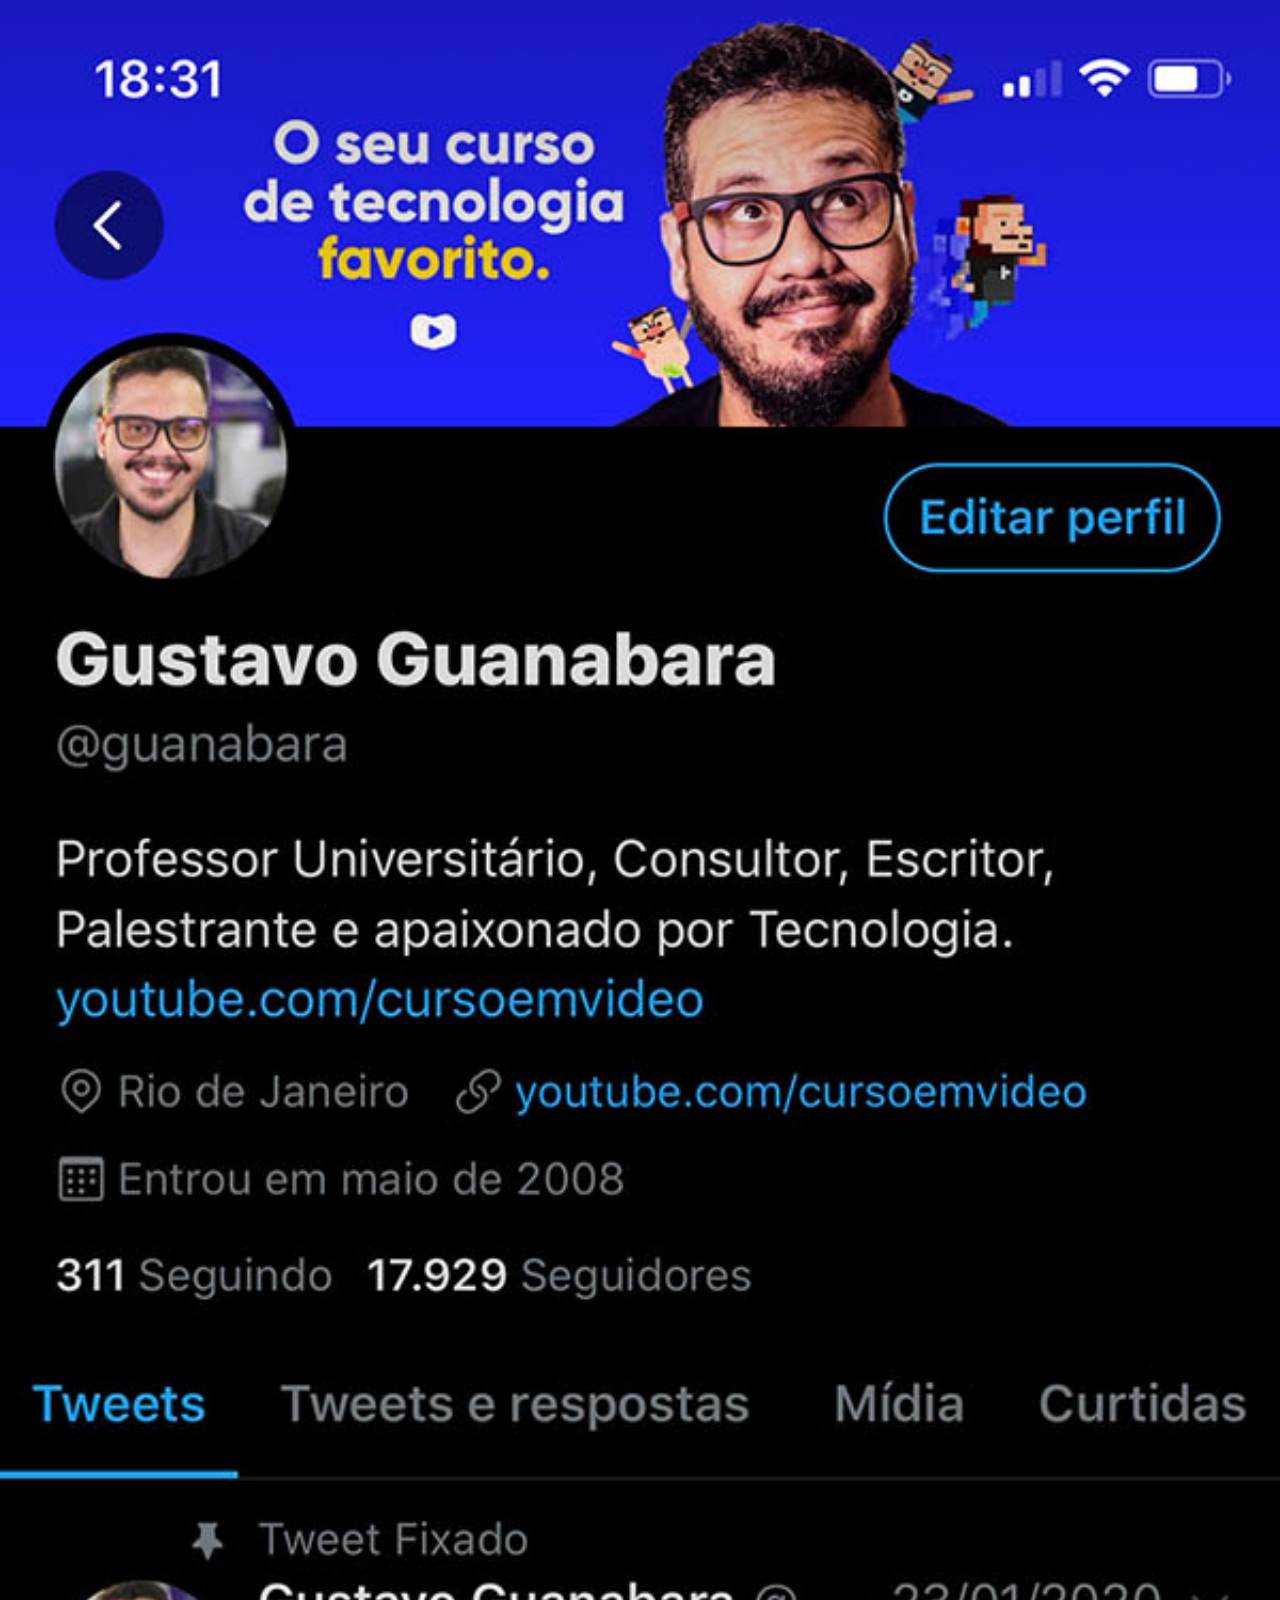
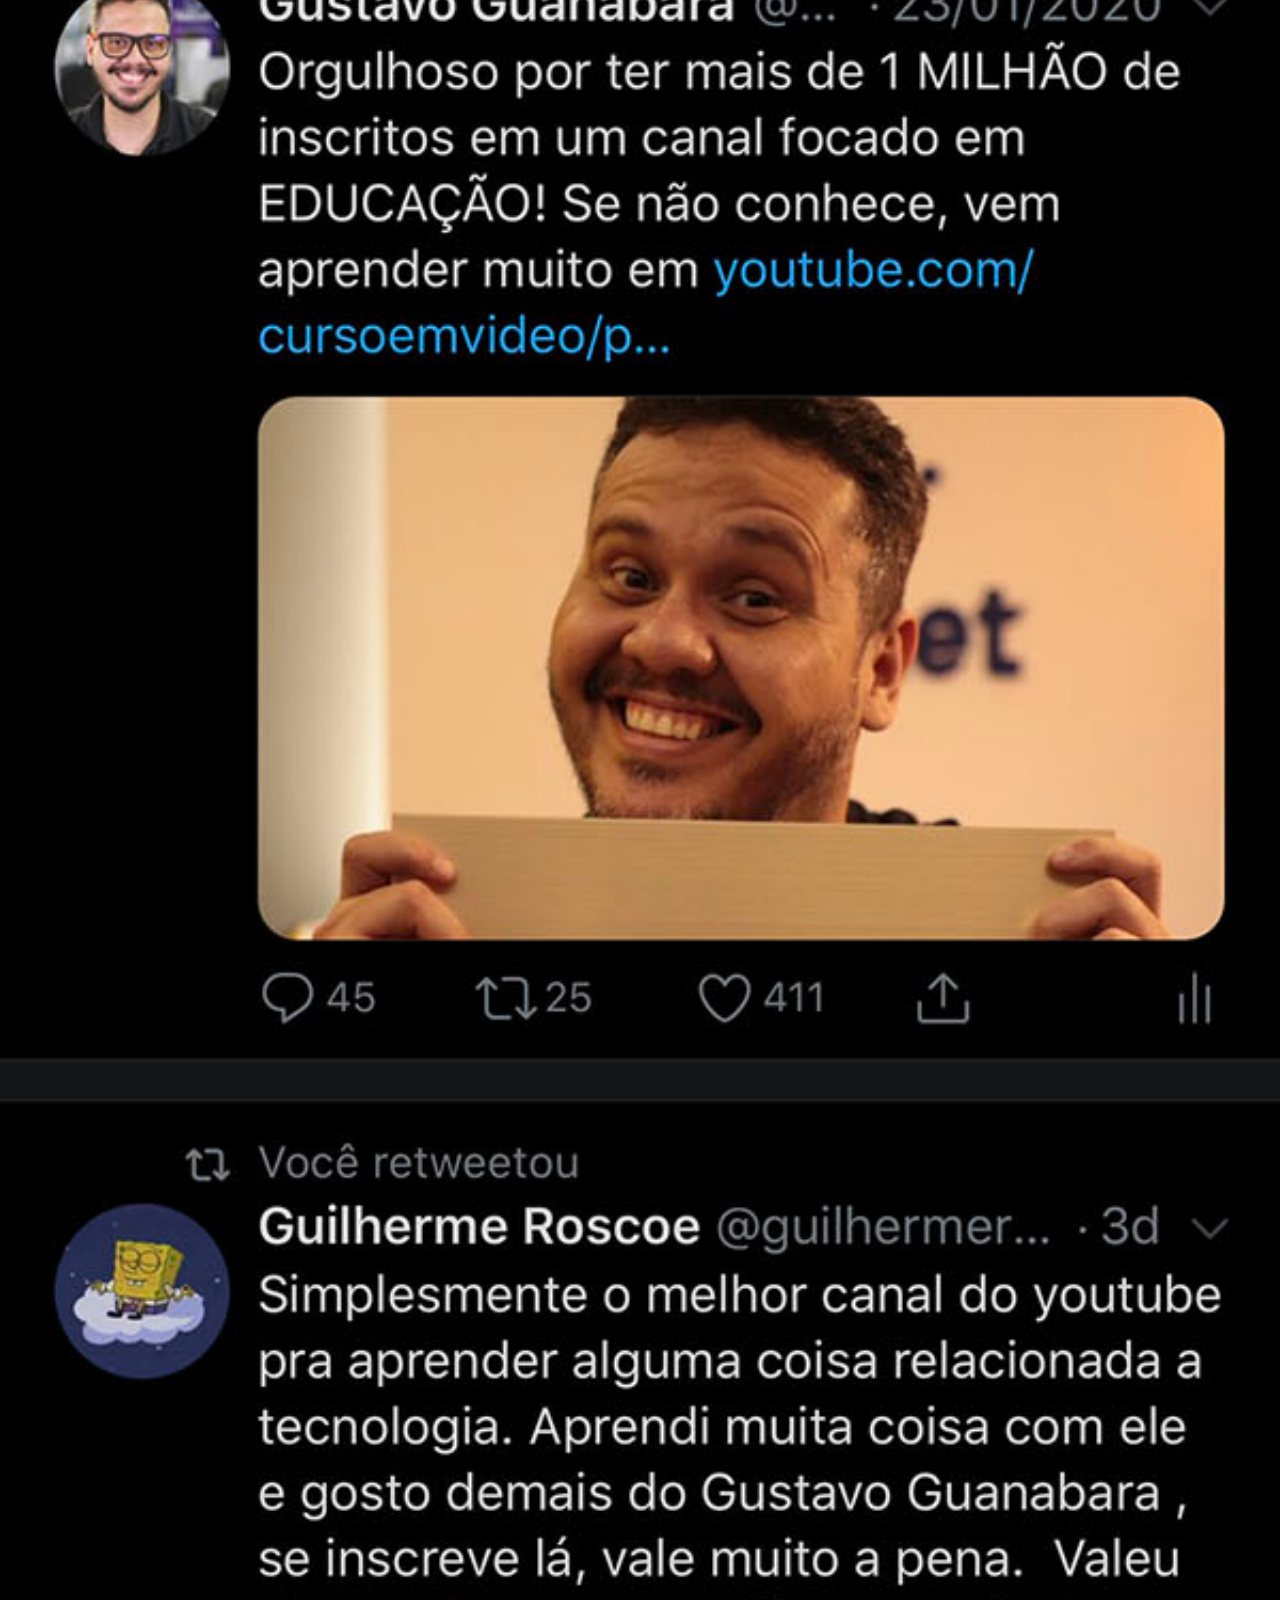
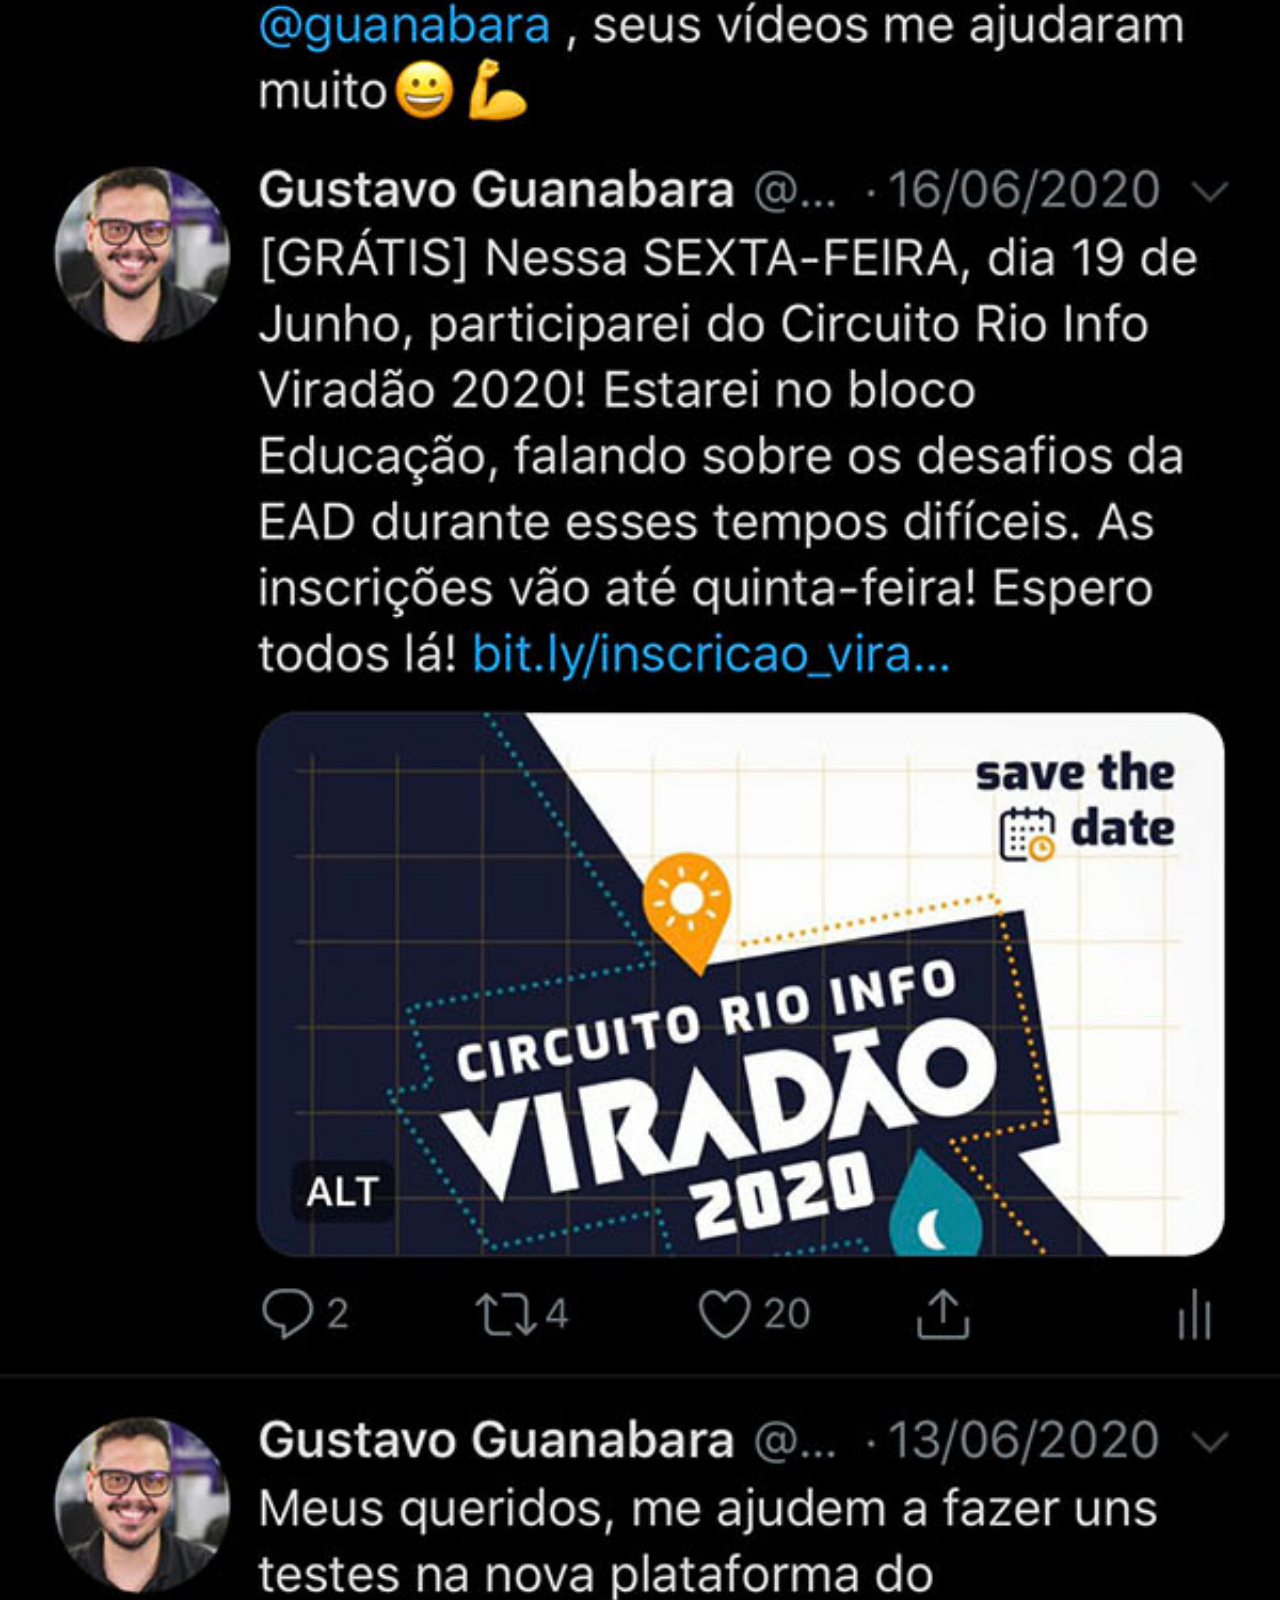
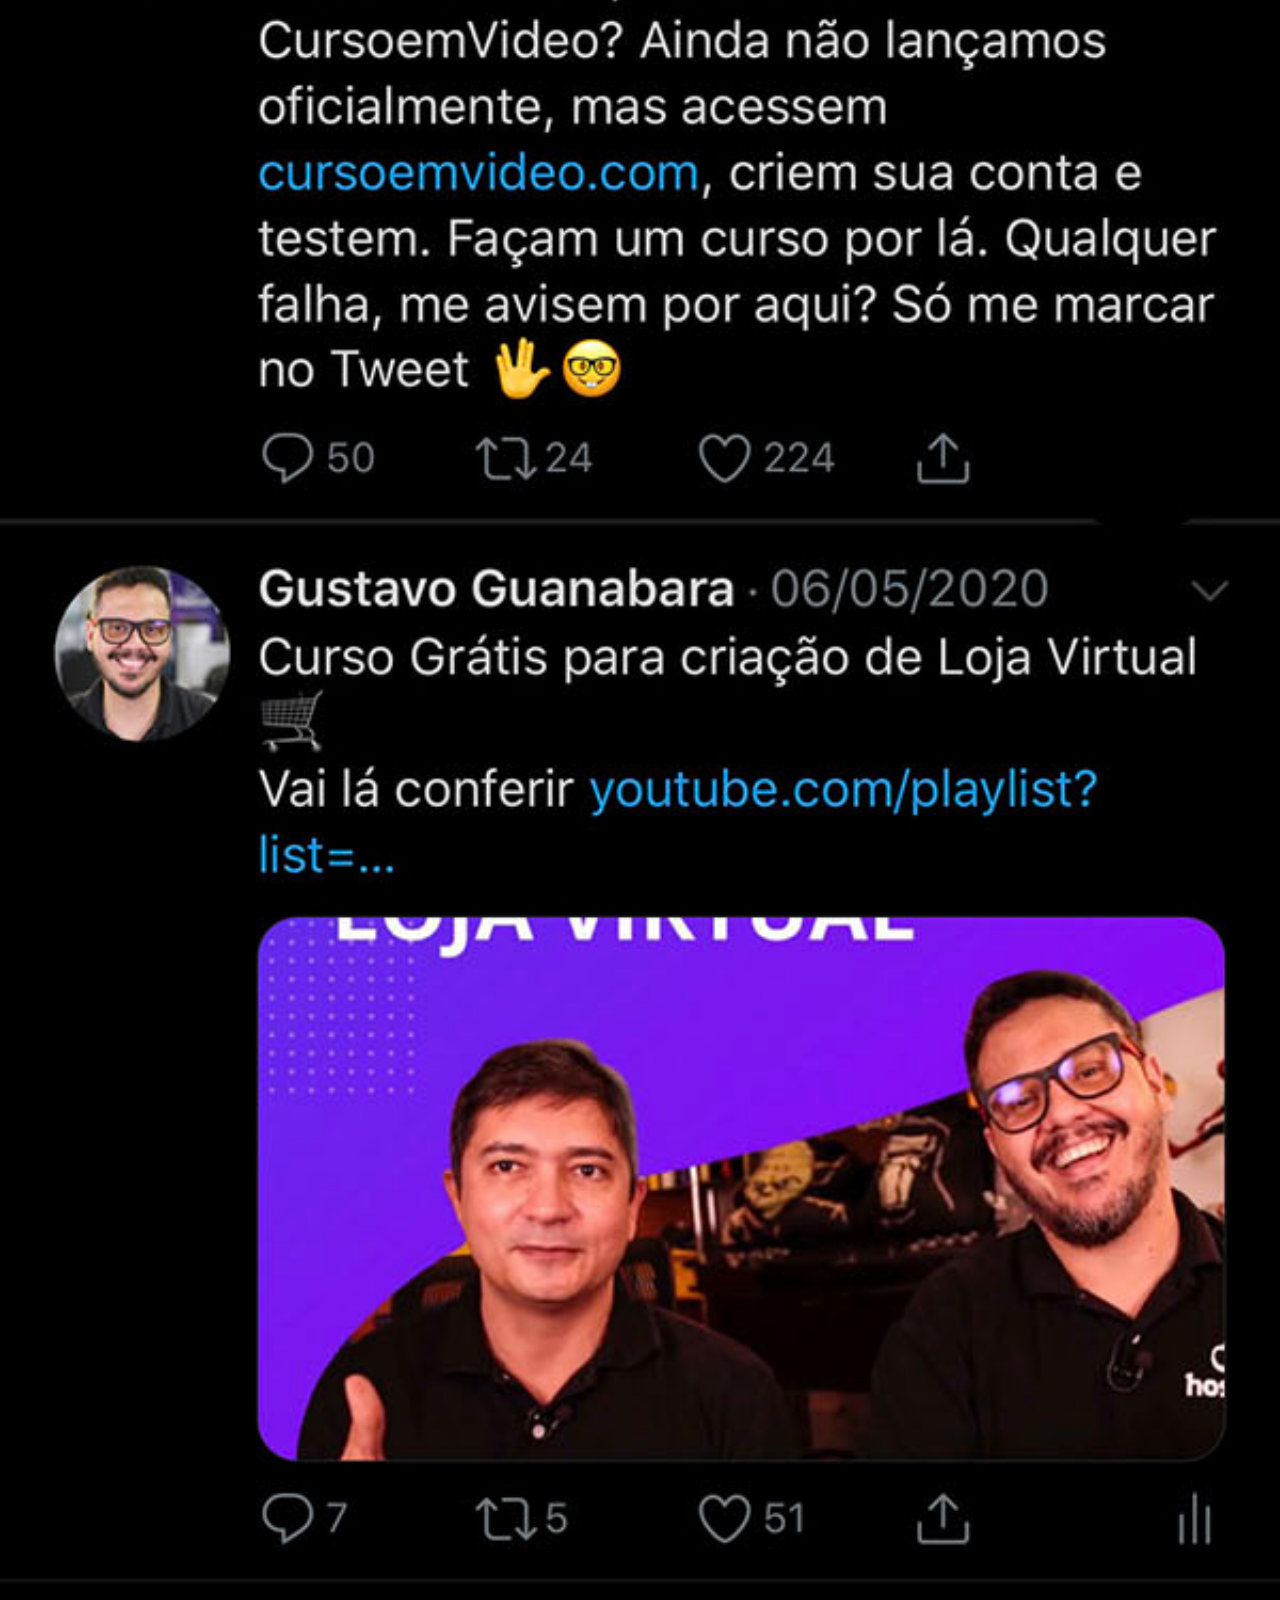
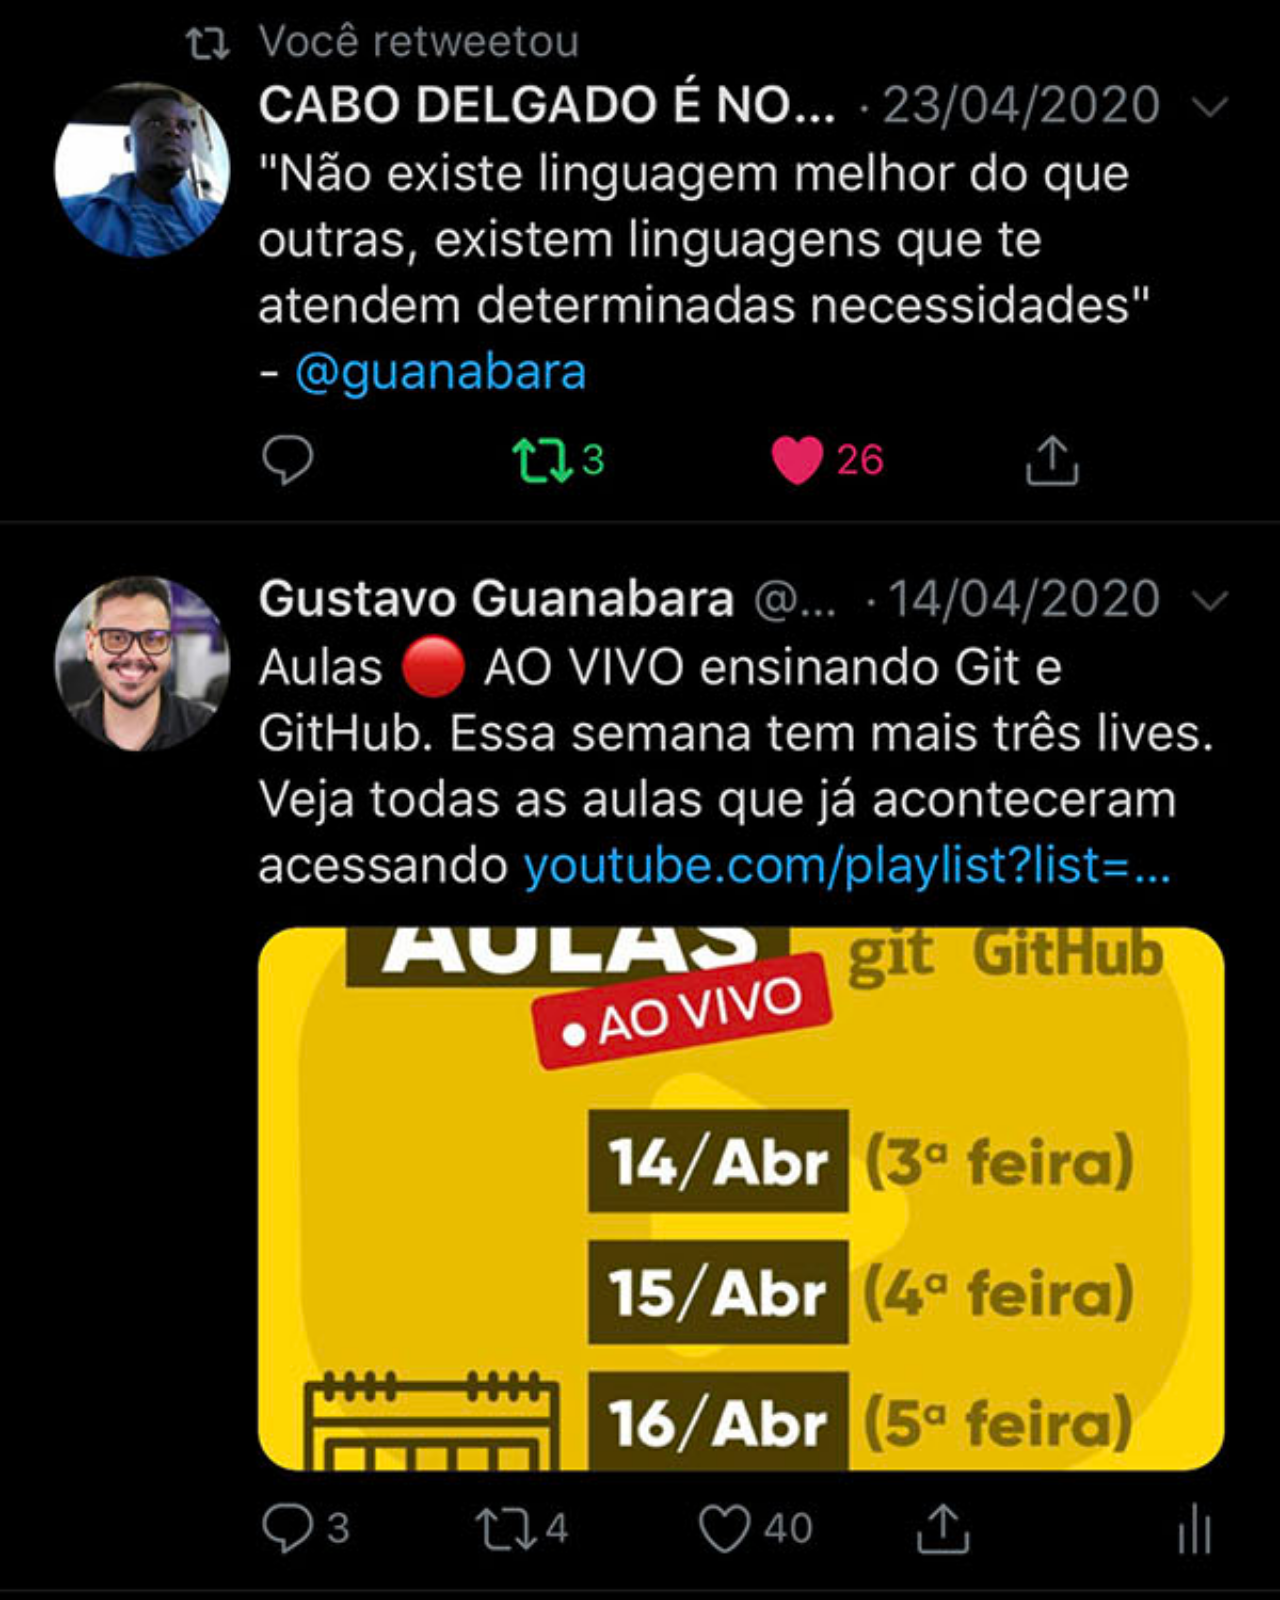
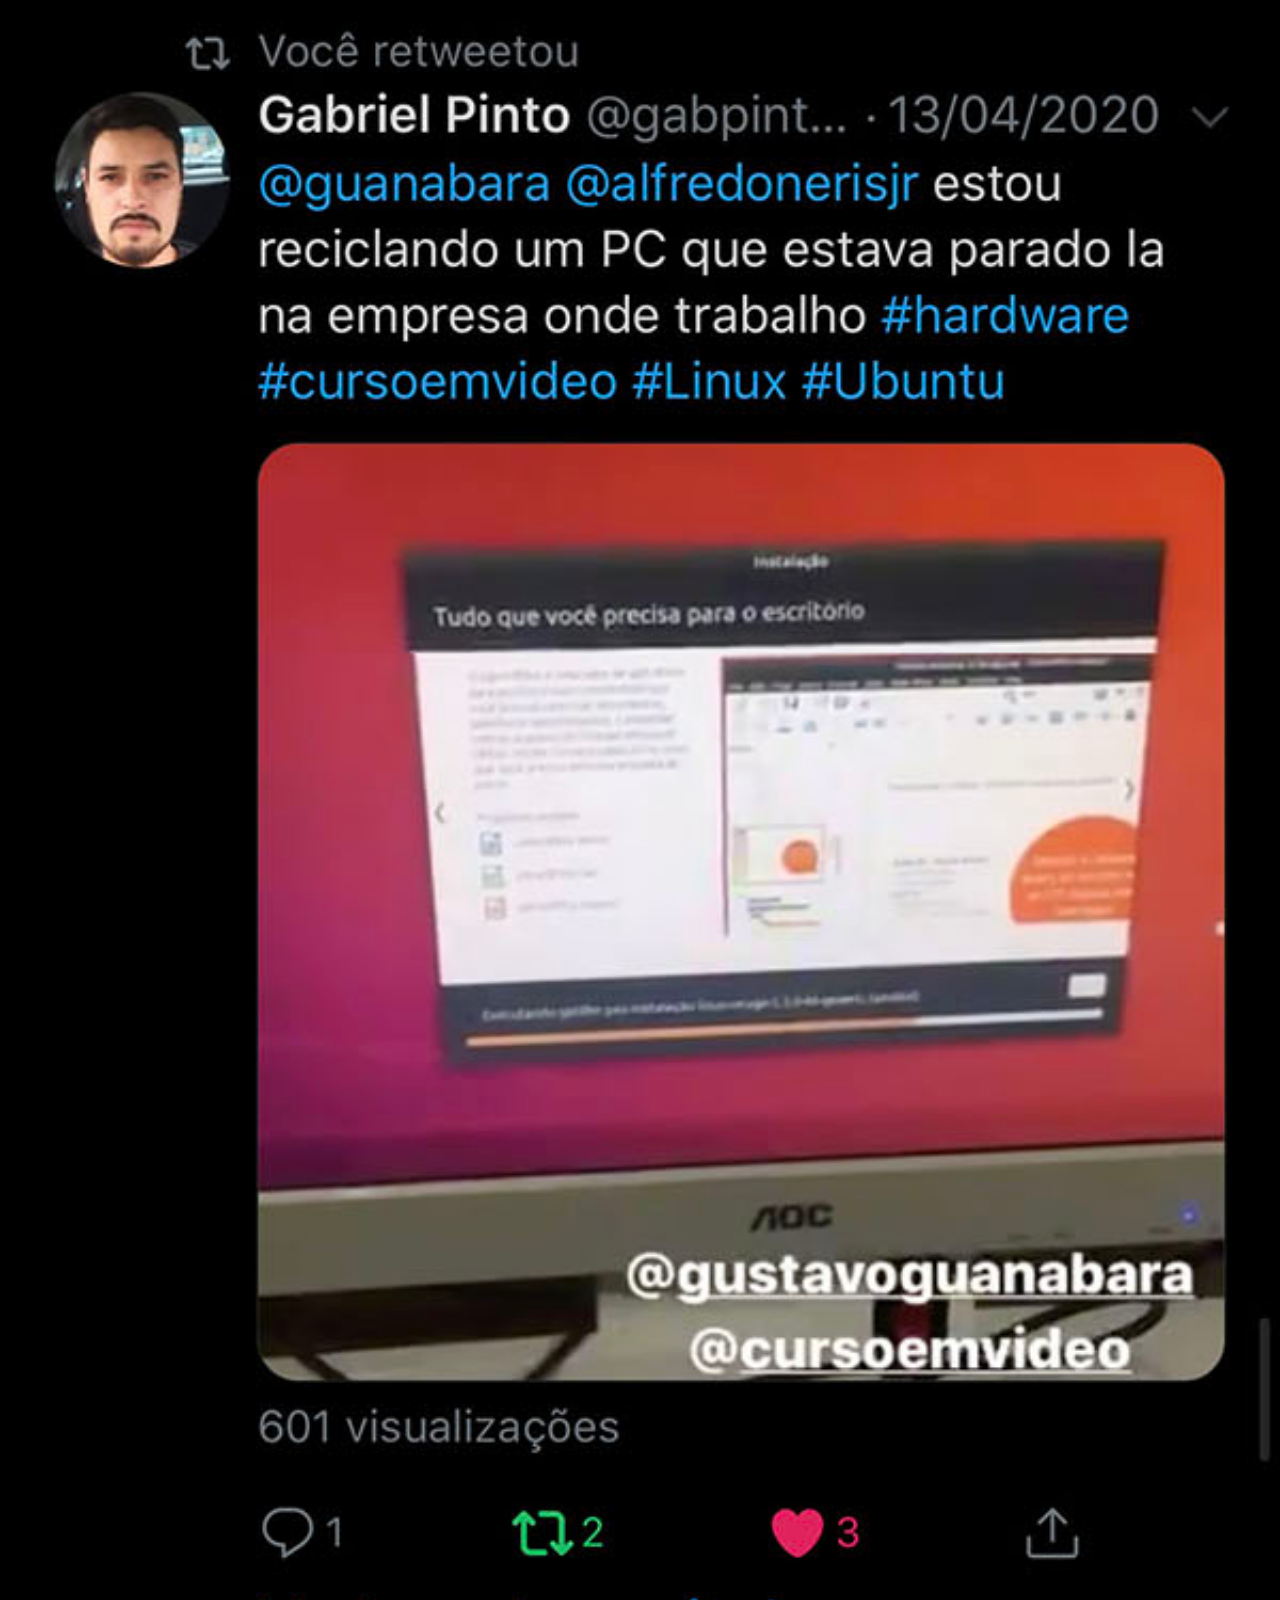
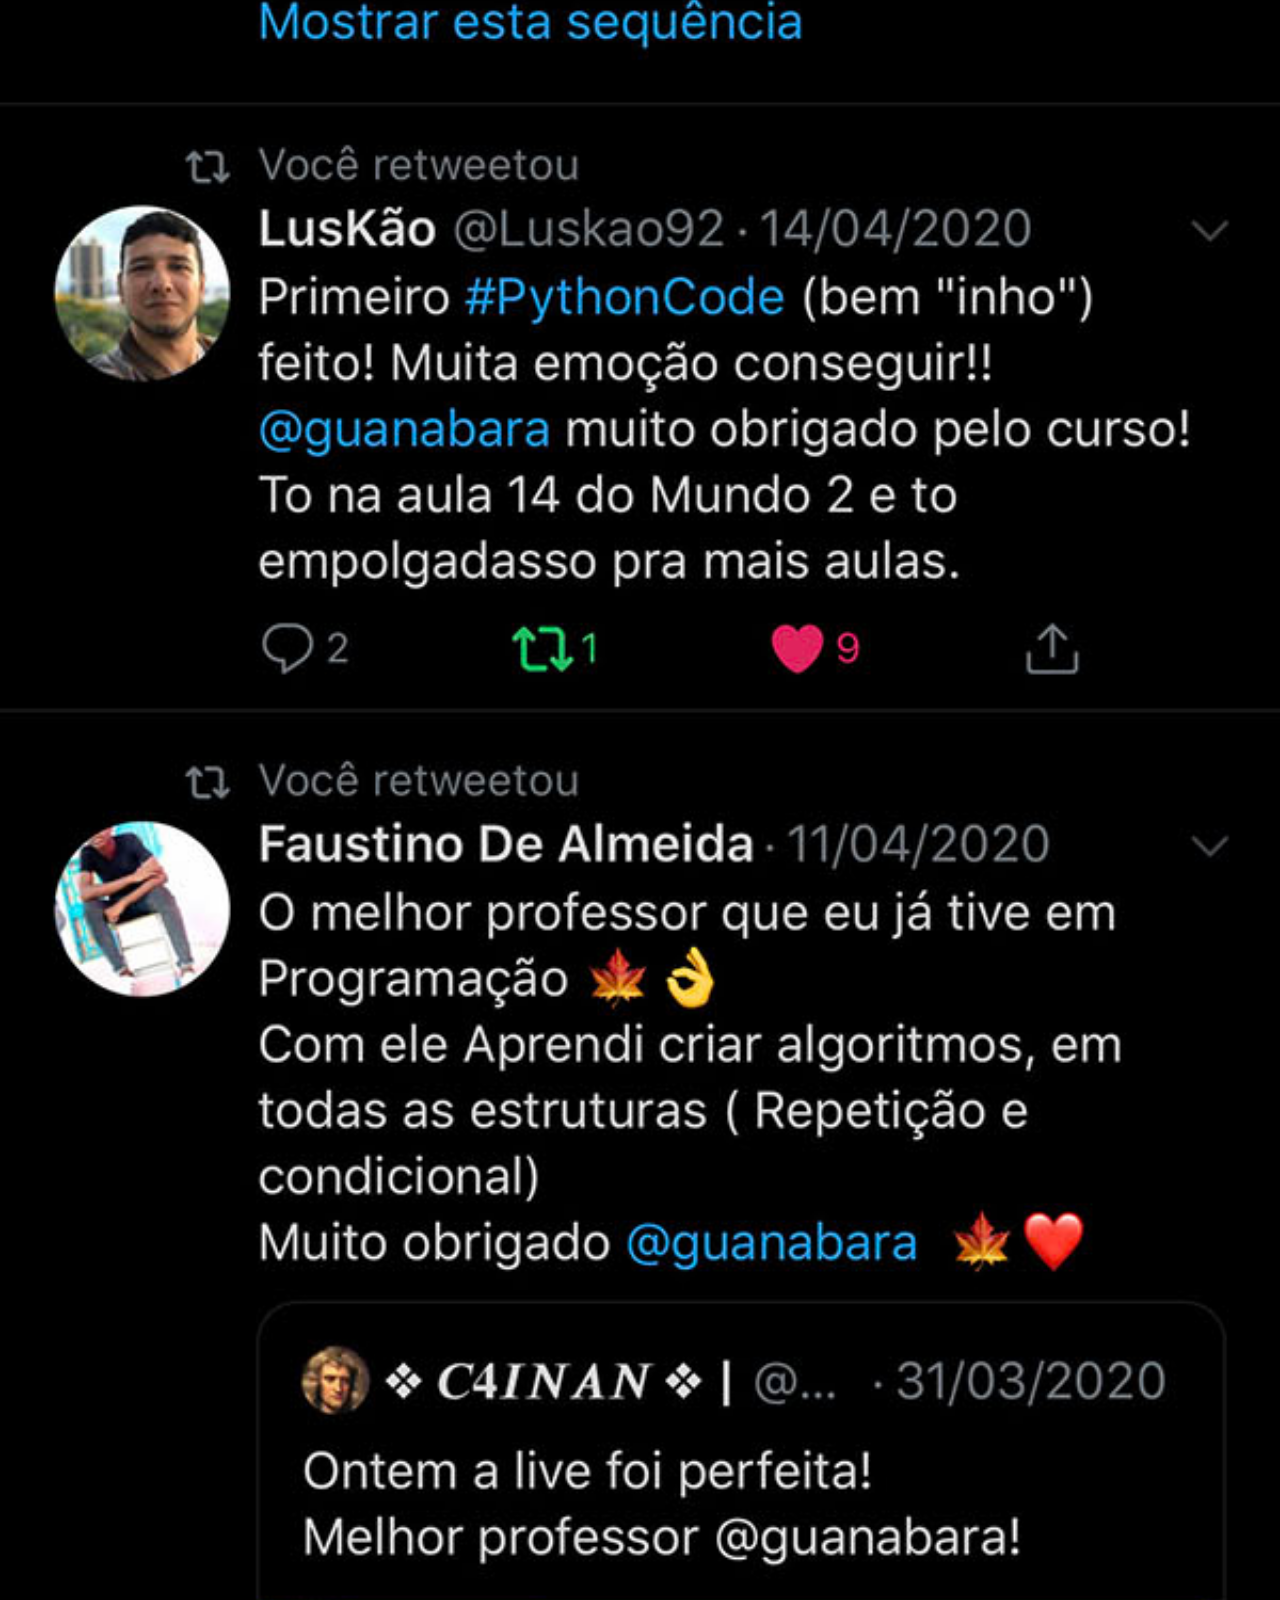
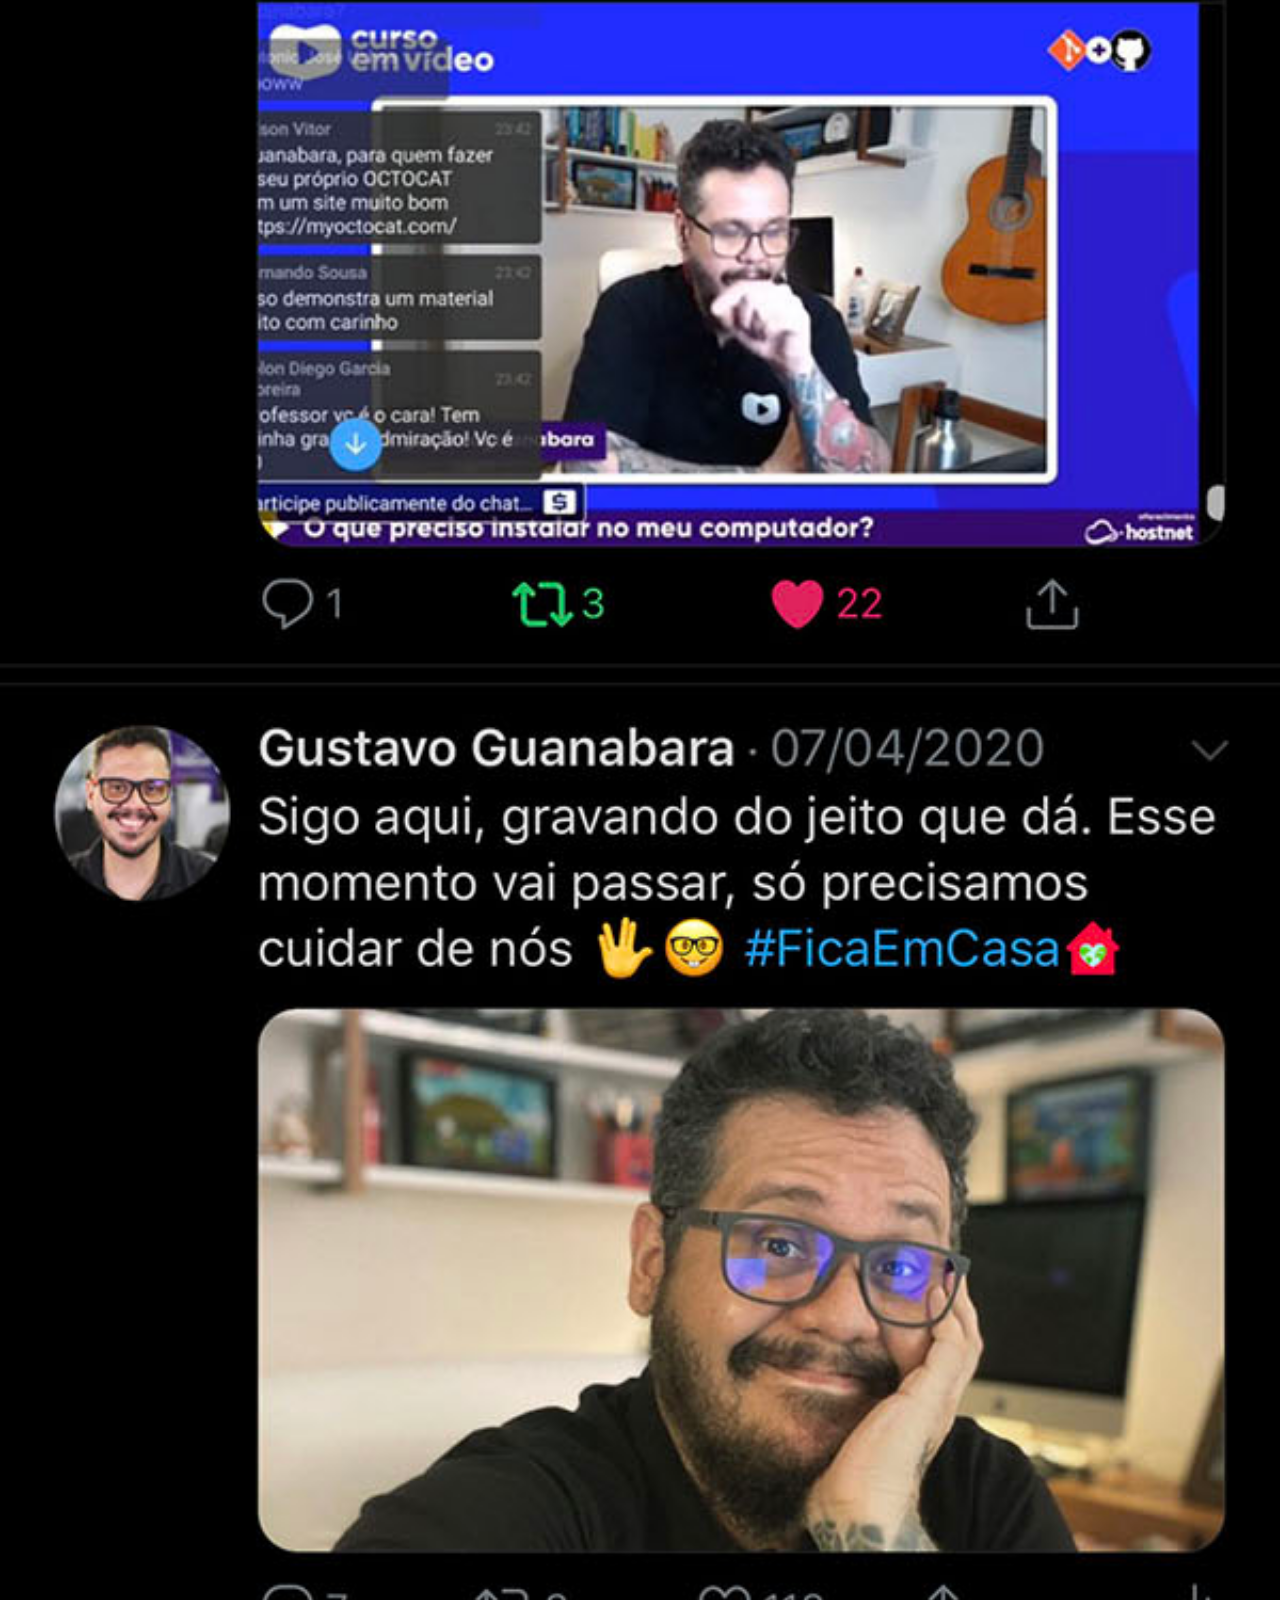
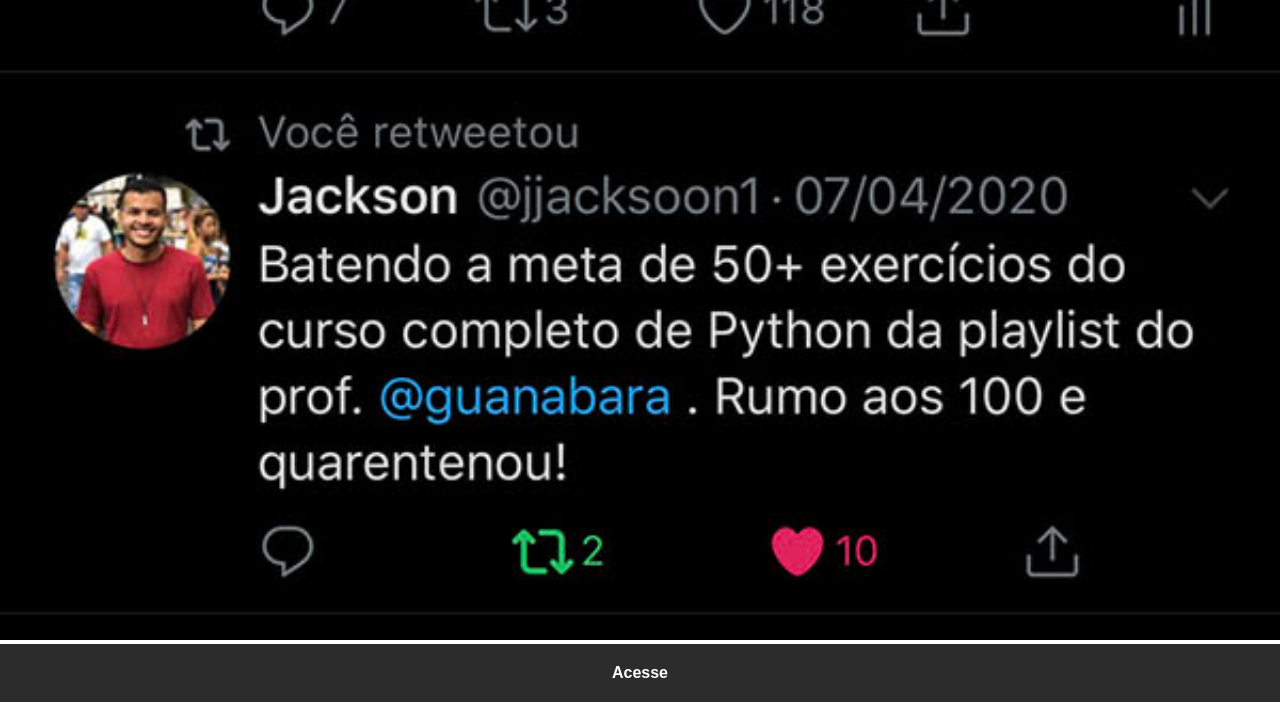
<file: twitter.html>
<!DOCTYPE html>
<html lang="pt">
<head>
    <meta charset="UTF-8">
    <meta name="viewport" content="width=device-width, initial-scale=1.0">
    <title>Twitter</title>
    <link rel="stylesheet" href="estilos/social.css">
</head>
<body>
    <img src="imagens/tela-twitter.jpg" alt="Twitter">
    <a href="https://x.com/" target="_blank">Acesse</a>
</body>
</html>
</file>
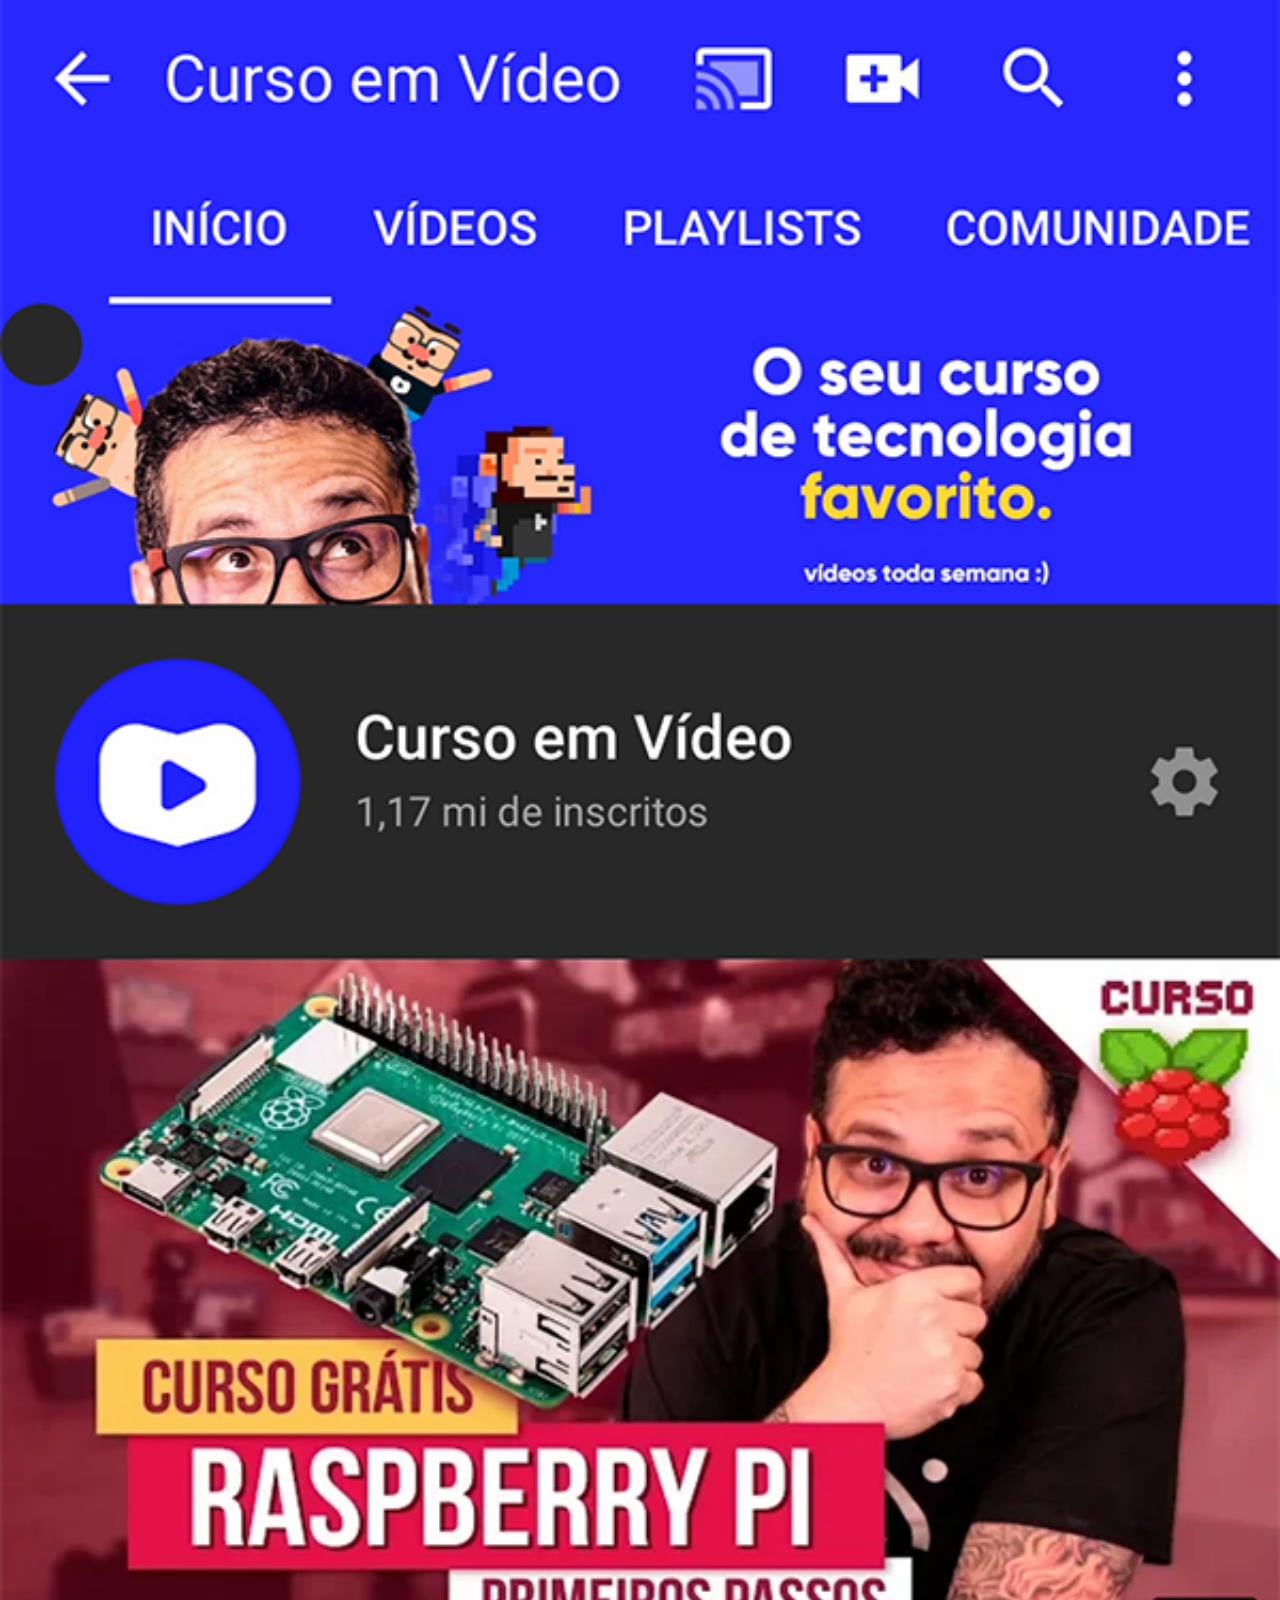
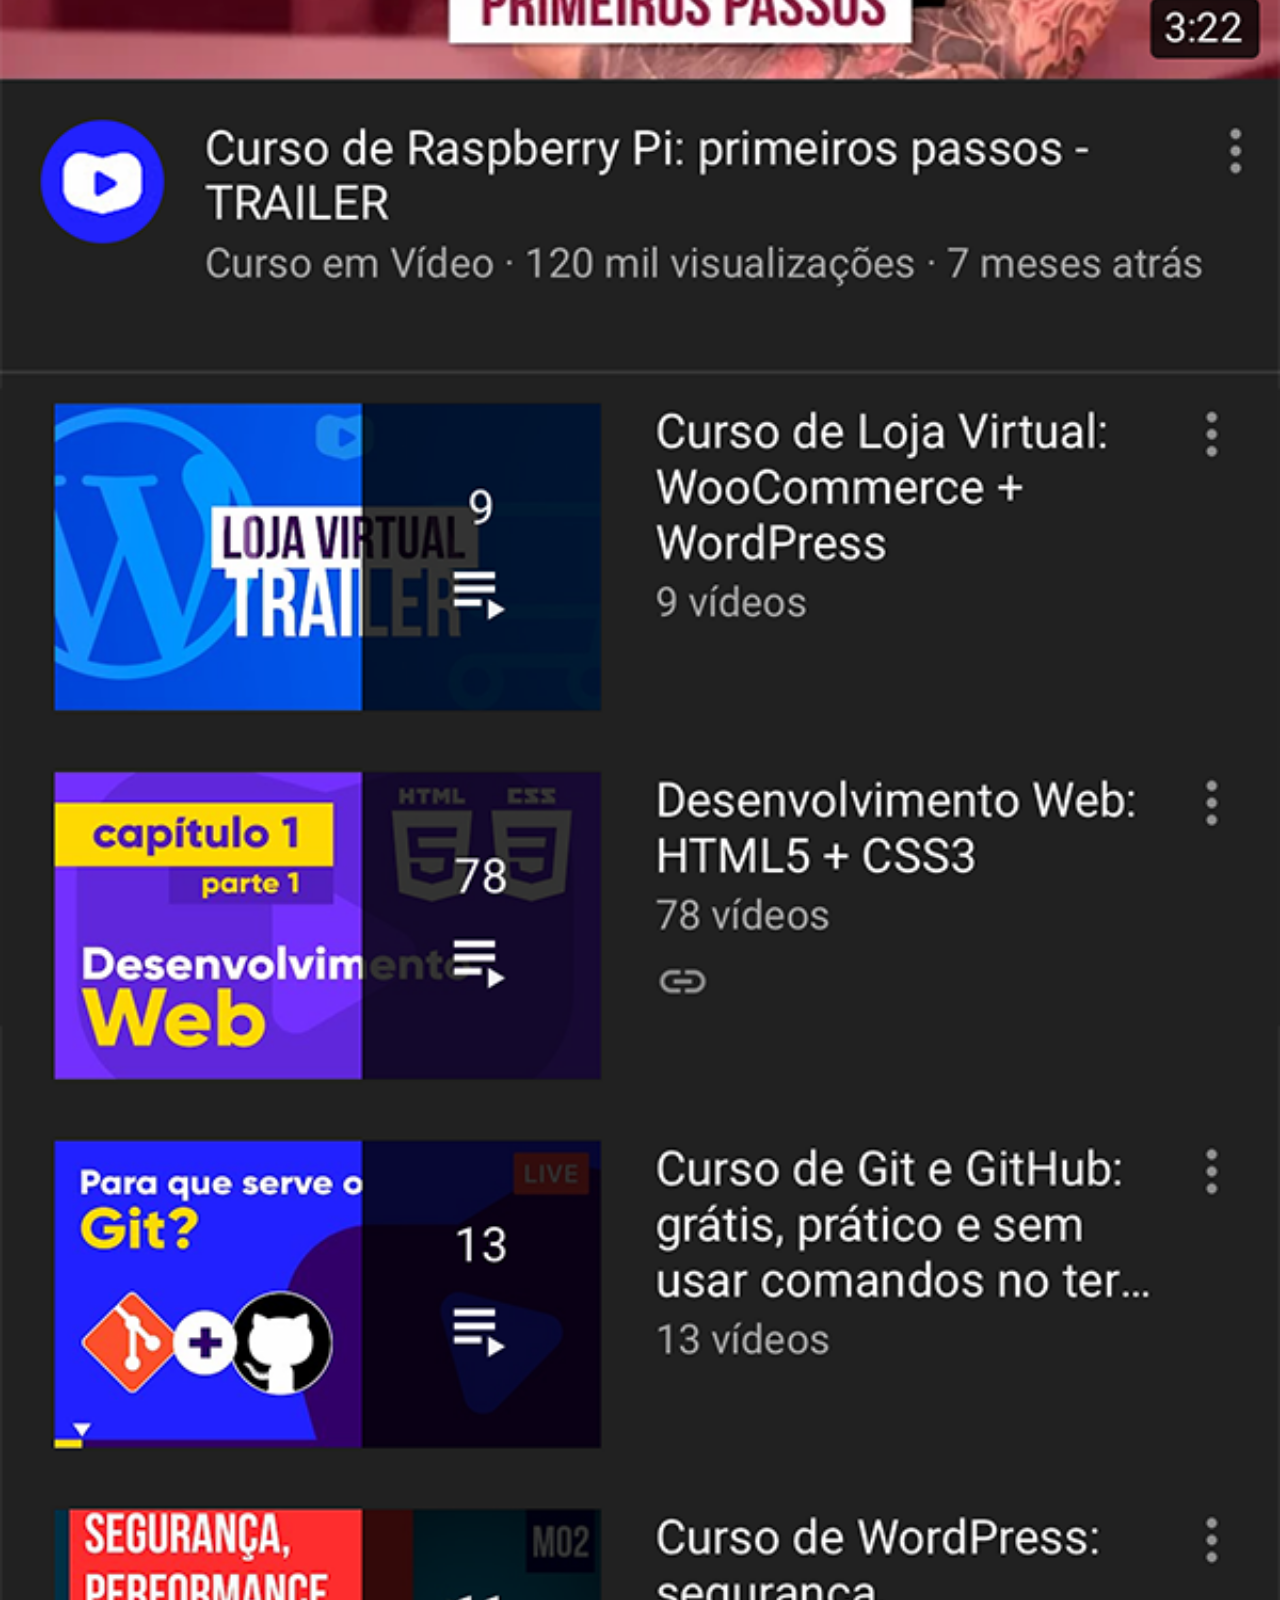
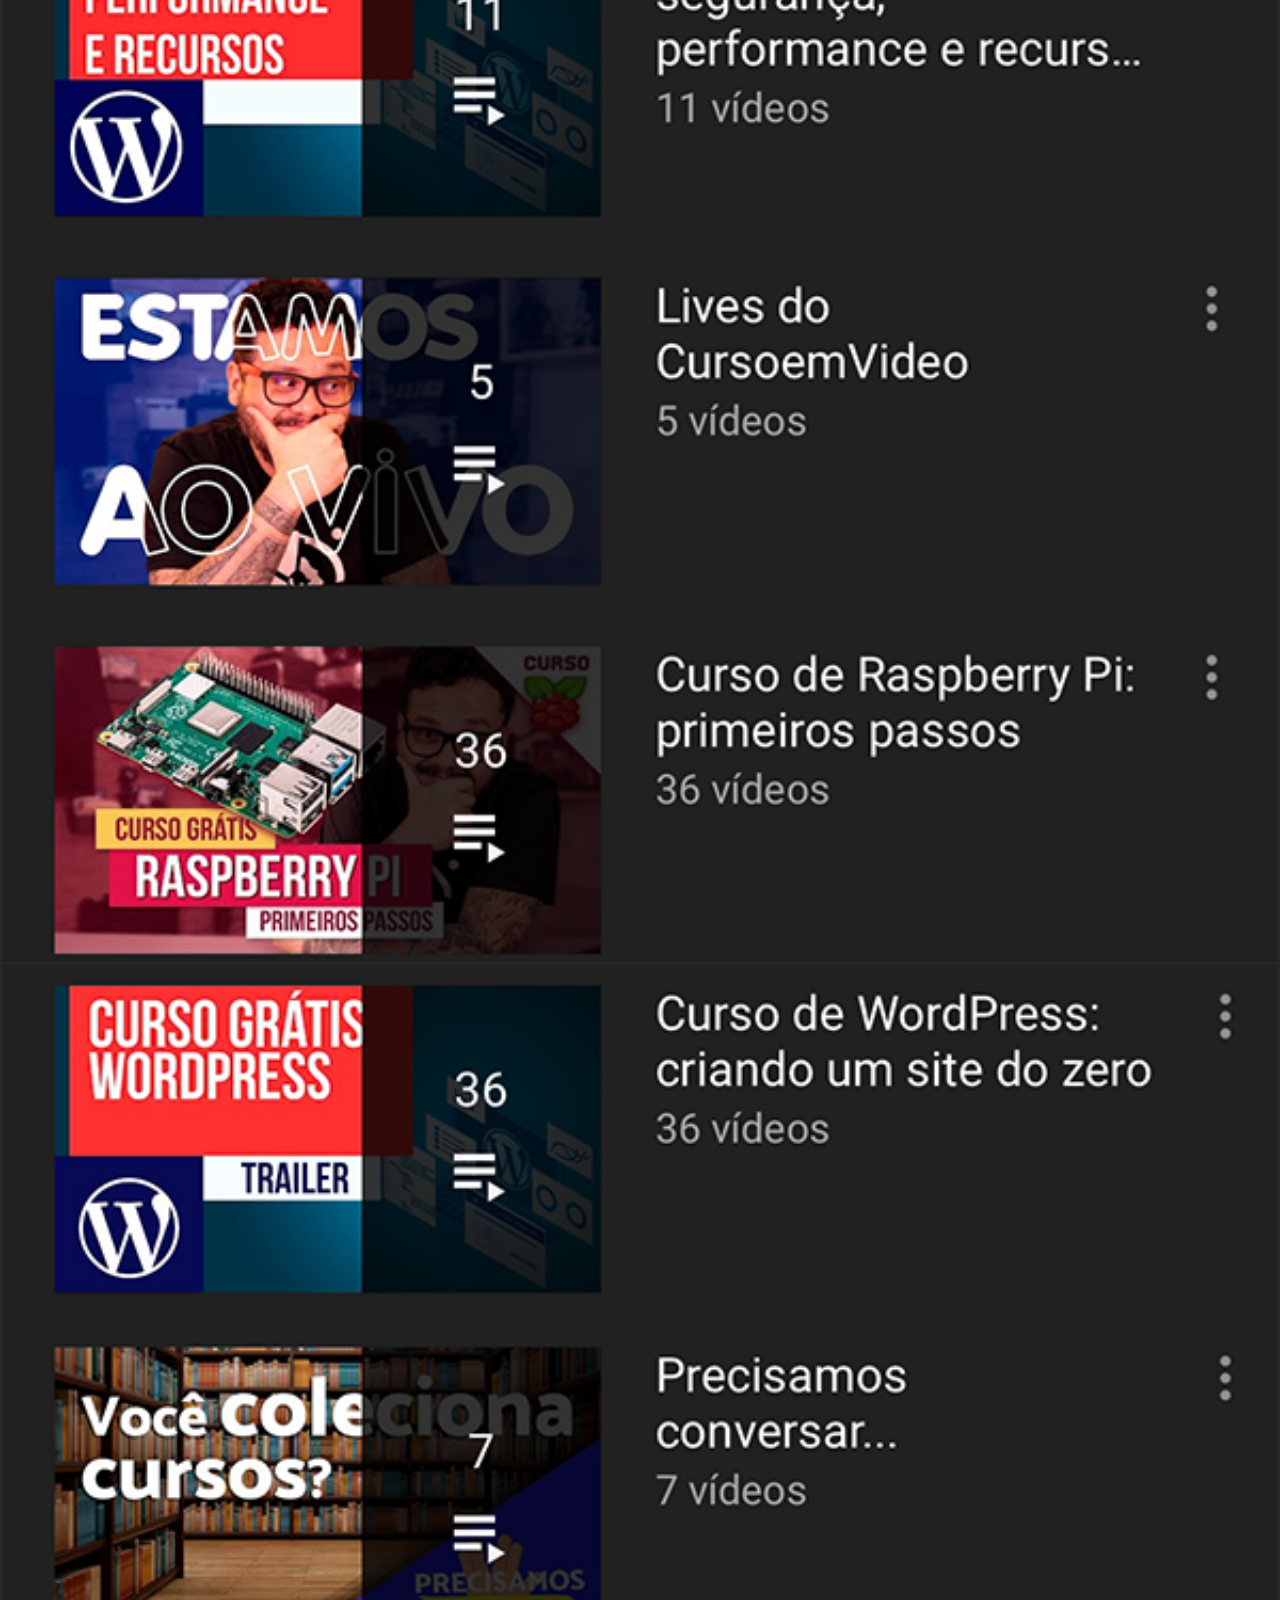
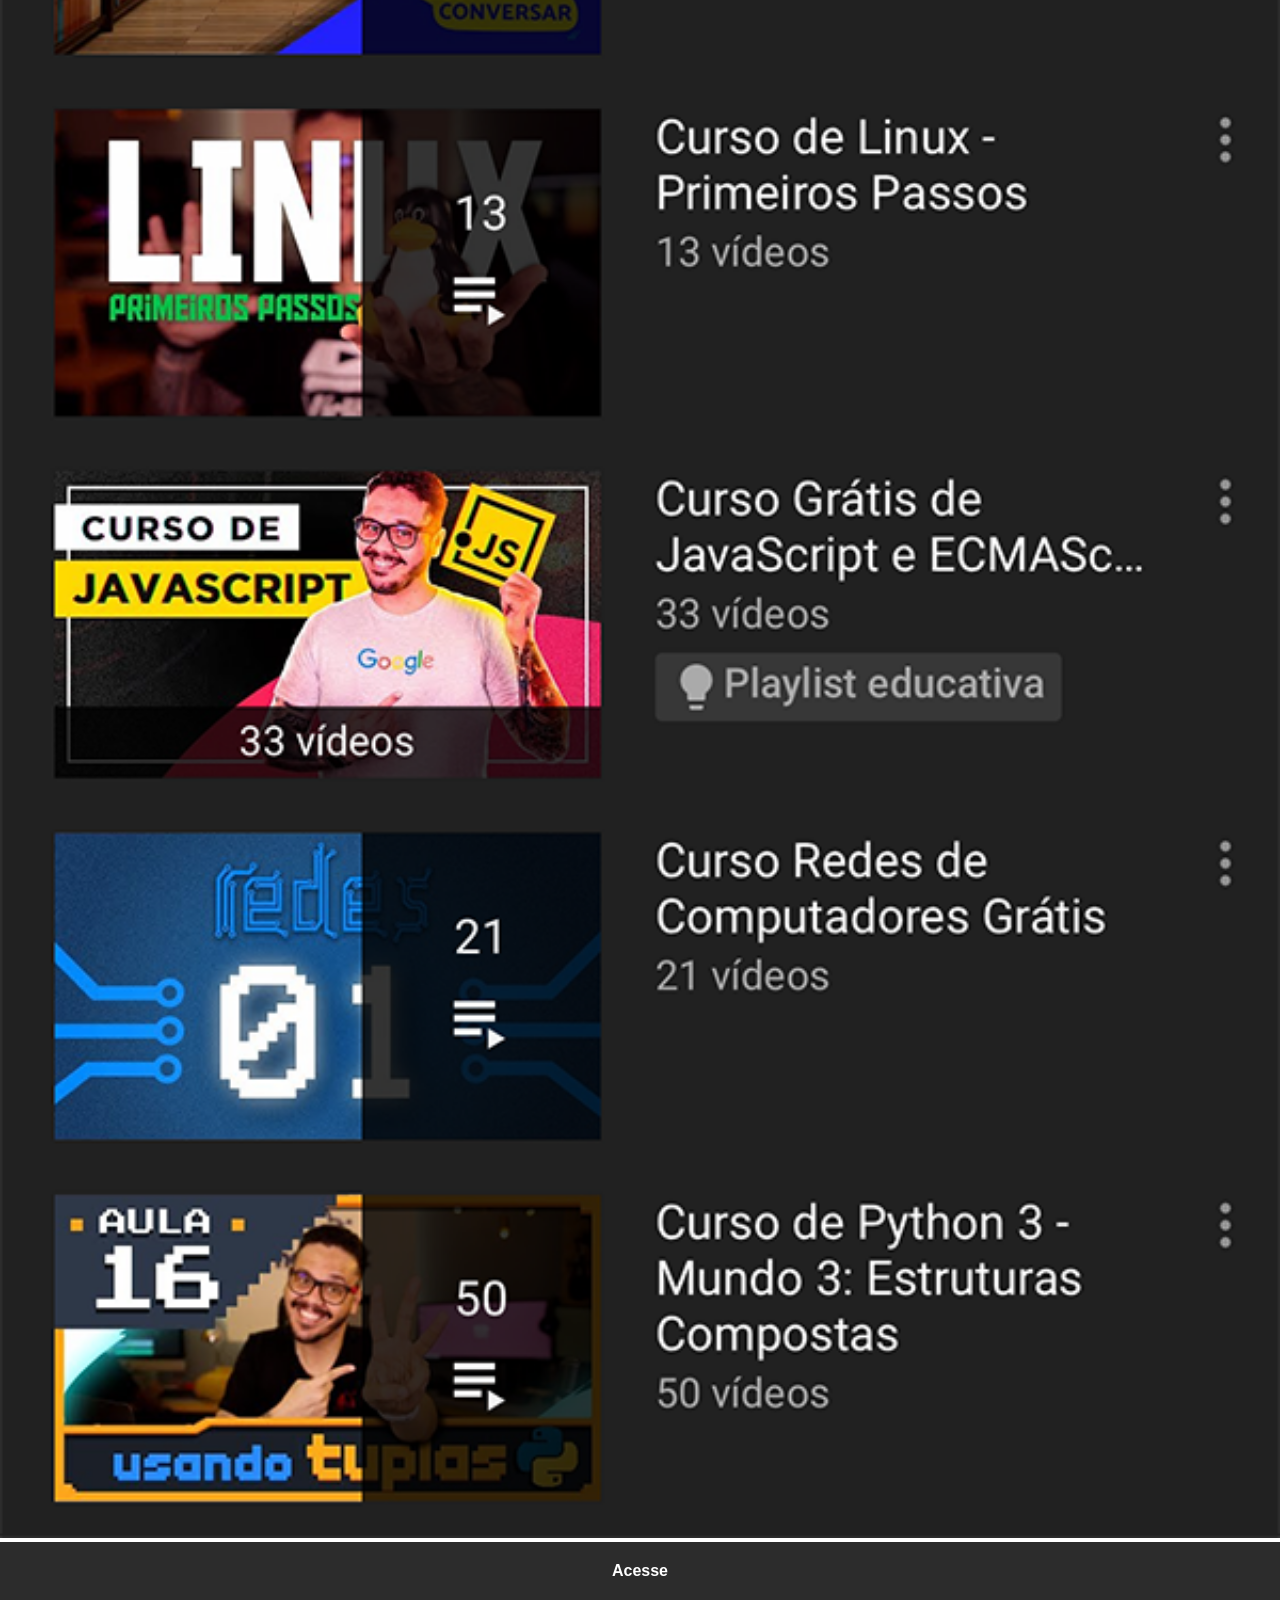
<file: youtube.html>
<!DOCTYPE html>
<html lang="pt">
<head>
    <meta charset="UTF-8">
    <meta name="viewport" content="width=device-width, initial-scale=1.0">
    <title>Youtube</title>
    <link rel="stylesheet" href="estilos/social.css">
</head>
<body>
    <img src="imagens/tela-youtube.png" alt="Youtube">
    <a href="https://www.youtube.com/@cursoemvideo/playlists" target="_blank">Acesse</a>
</body>
</html>
</file>
<file: estilos/style.css>
@charset "UTF-8";

* {
    margin: 0px;
    padding: 0px;
    font-family: Arial, Helvetica, sans-serif;
}

html, body {
    height: 100vh;
    width: 100vw;
    background-color: black;
}

body {
    background: url('../imagens/fundo1.jpg') no-repeat top center;
    background-size: cover;
    background-attachment: fixed;
}

main {
    position: relative;
    height: 100vh;
}

section#telefone {
    position: absolute;
    top: 50%;
    left: 50%;
    transform: translate(-50%, -50%);
    height: 627px;
    width: 311px;
    background: url('../imagens/frame-iphone.png') no-repeat;
}

iframe#tela {
    position: relative;
    top: 81px;
    left: 24px;
    width: 263px;
    height: 469px;
}

section#redes-sociais {
    text-align: right;
    padding-top: 10%;
    padding-right: 1.5%;
}

section#redes-sociais img {
    width: 50px;
    height: 50px;
    margin: 10px;
    border-radius: 50%;
    box-shadow: 2px 2px 4px rgba(0, 0, 0, 0.486);
    box-sizing: border-box;
}
section#redes-sociais img:hover {
    border: 3px solid rgba(255, 255, 255, 0.829);
    transform: translate(-3px, -3px);
    transition: transform .3s, border .3s;
}
</file>
<file: estilos/social.css>
@charset "UTF-8";

* {
            margin: 0px;
            padding: 0px;
            font-family: Arial, Helvetica, sans-serif;
        }
        
        ::-webkit-scrollbar {
            width: 0px;
            height: 0px;
        }

        img {
            width: 100vw;
        }

        a {
            display: block;
            background-color: rgb(44, 44, 44);
            color: white;
            padding: 20px;
            text-align: center;
            font-weight: bolder;
            text-decoration: none;
        }

        a:hover {
            background-color: rgb(75, 148, 6);
        }
</file>
